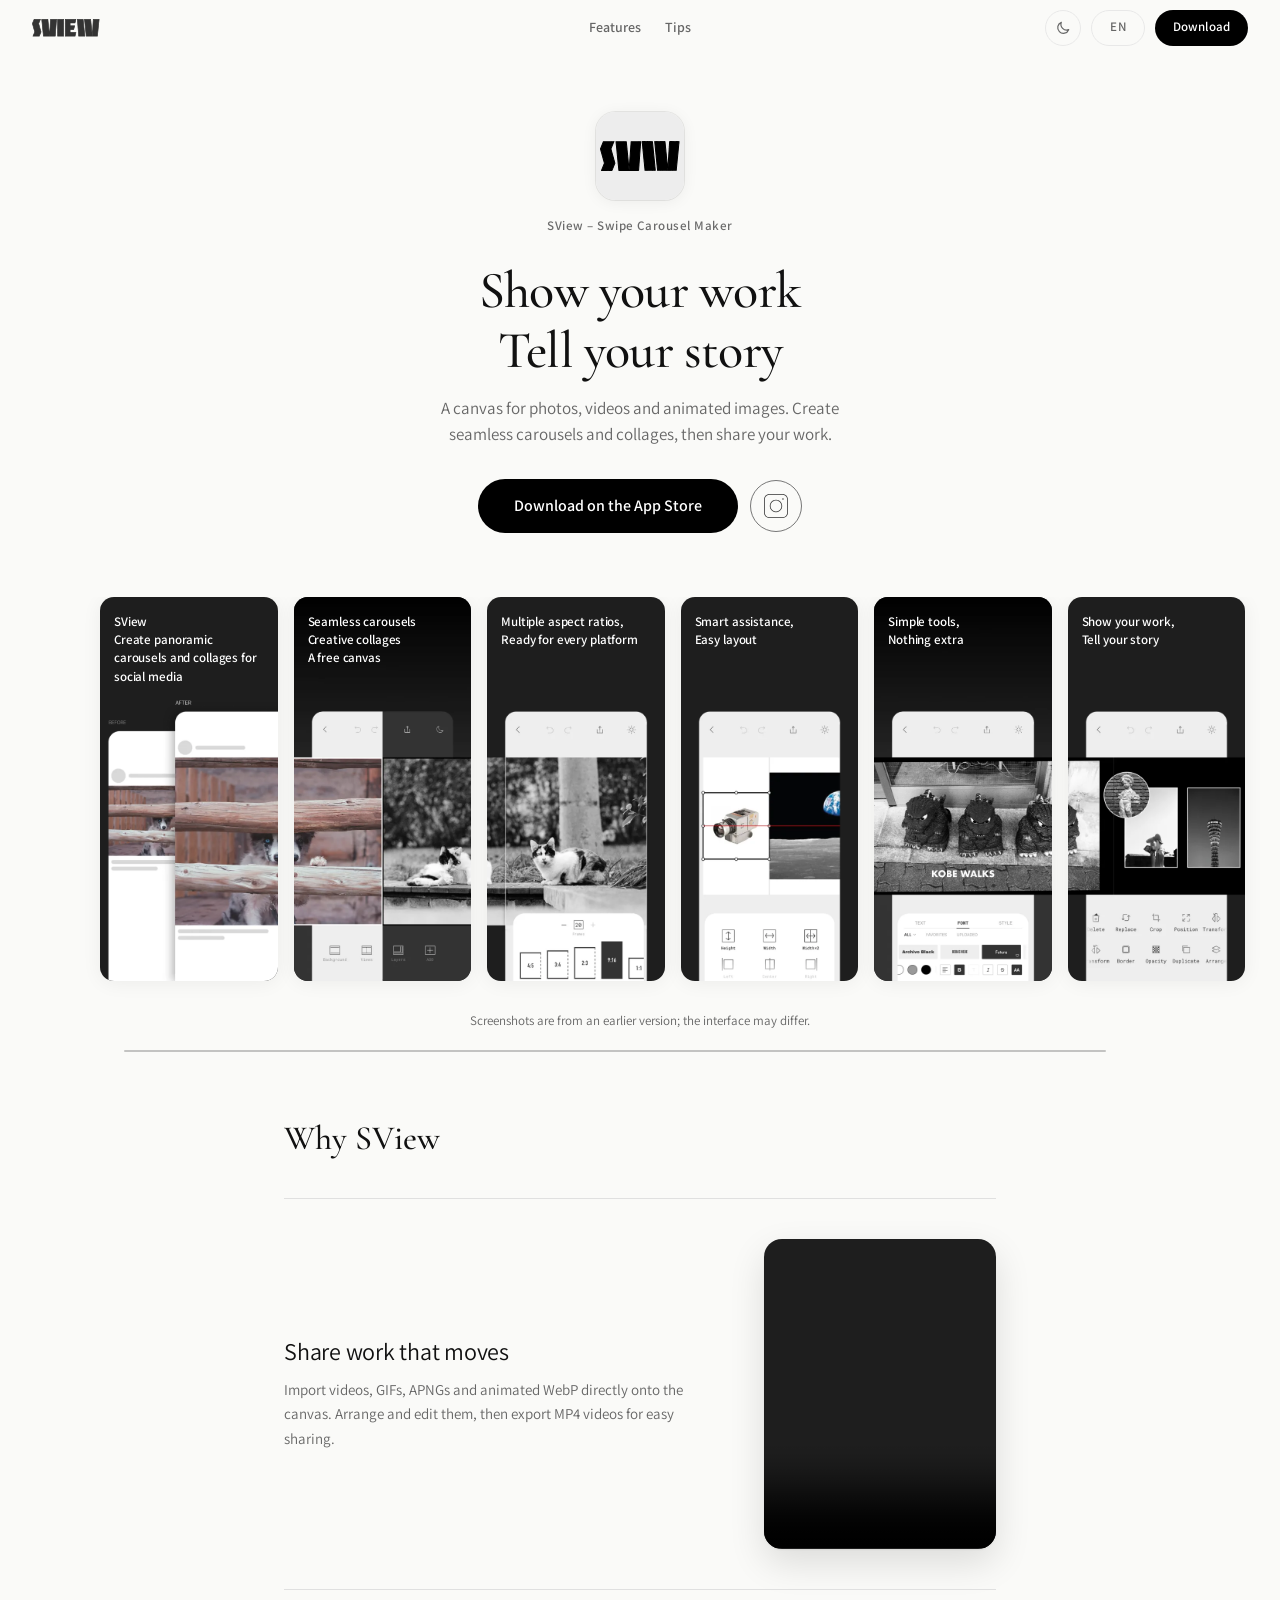
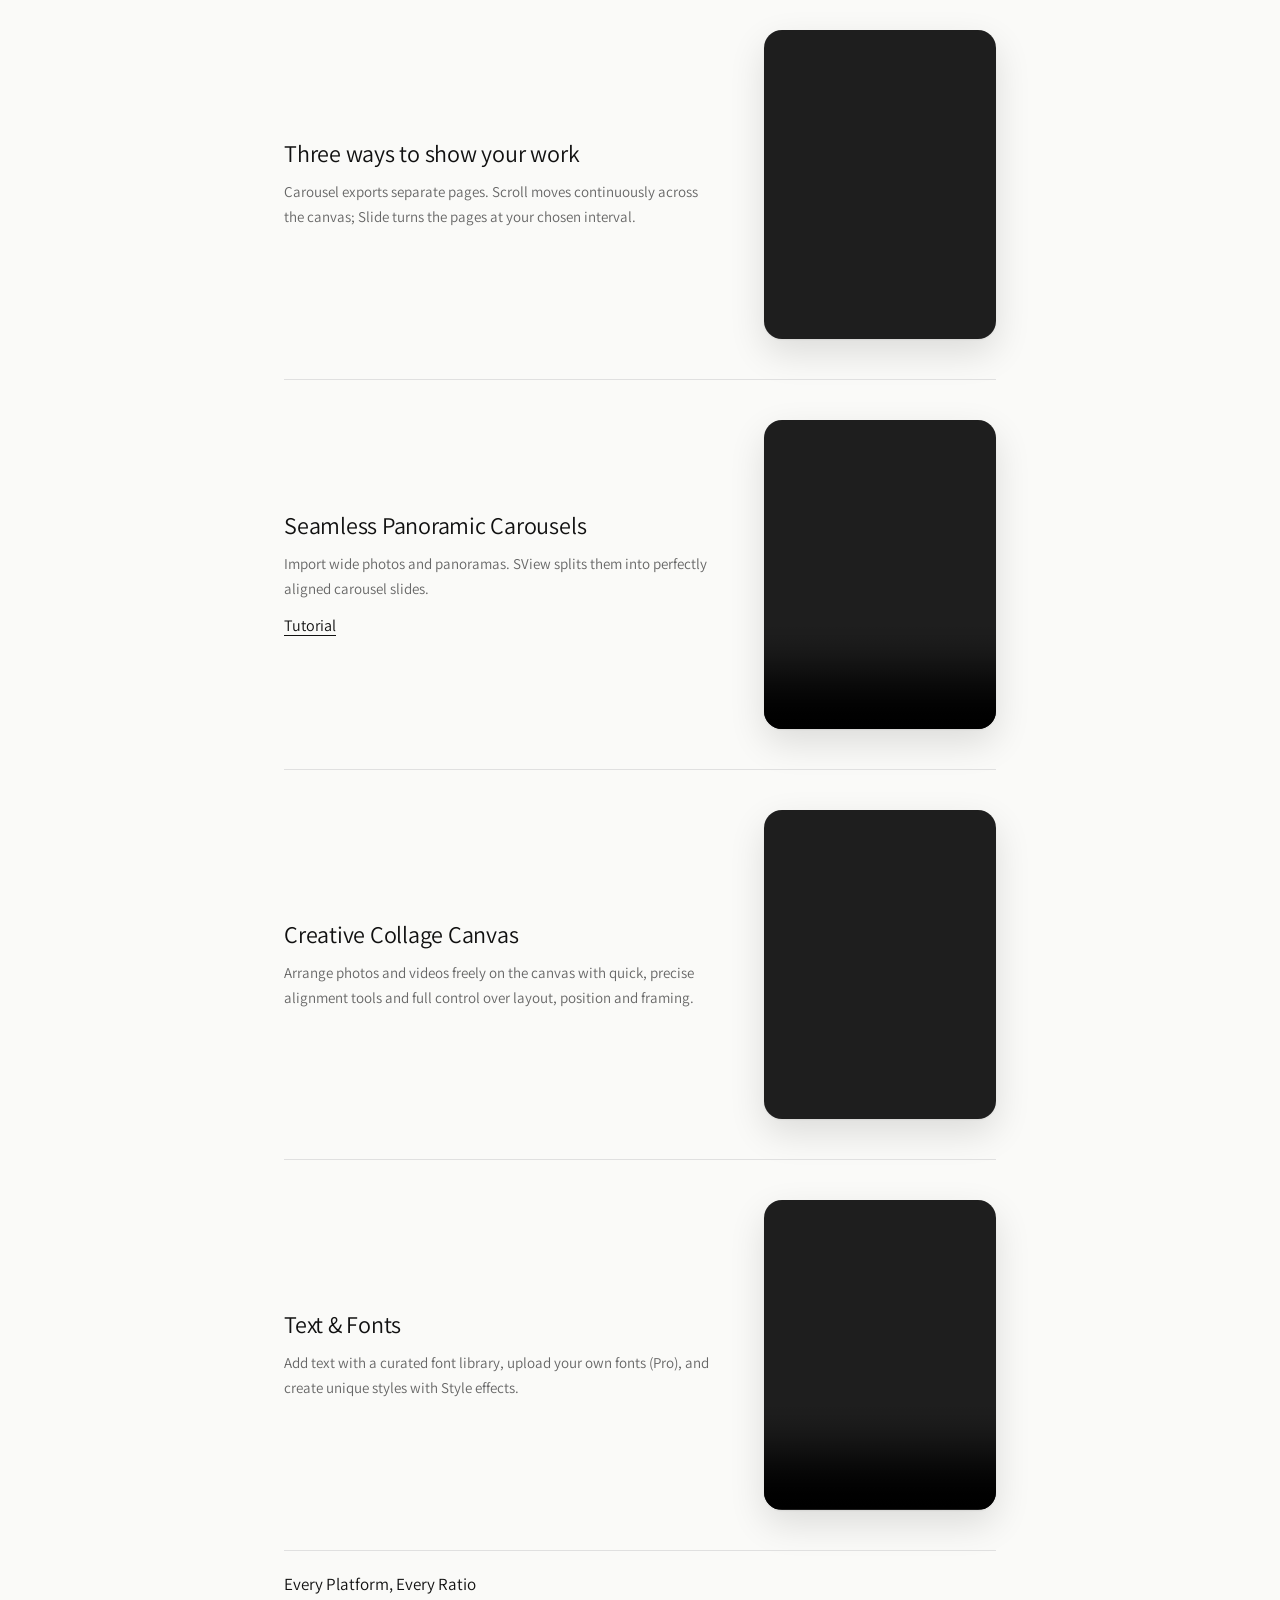
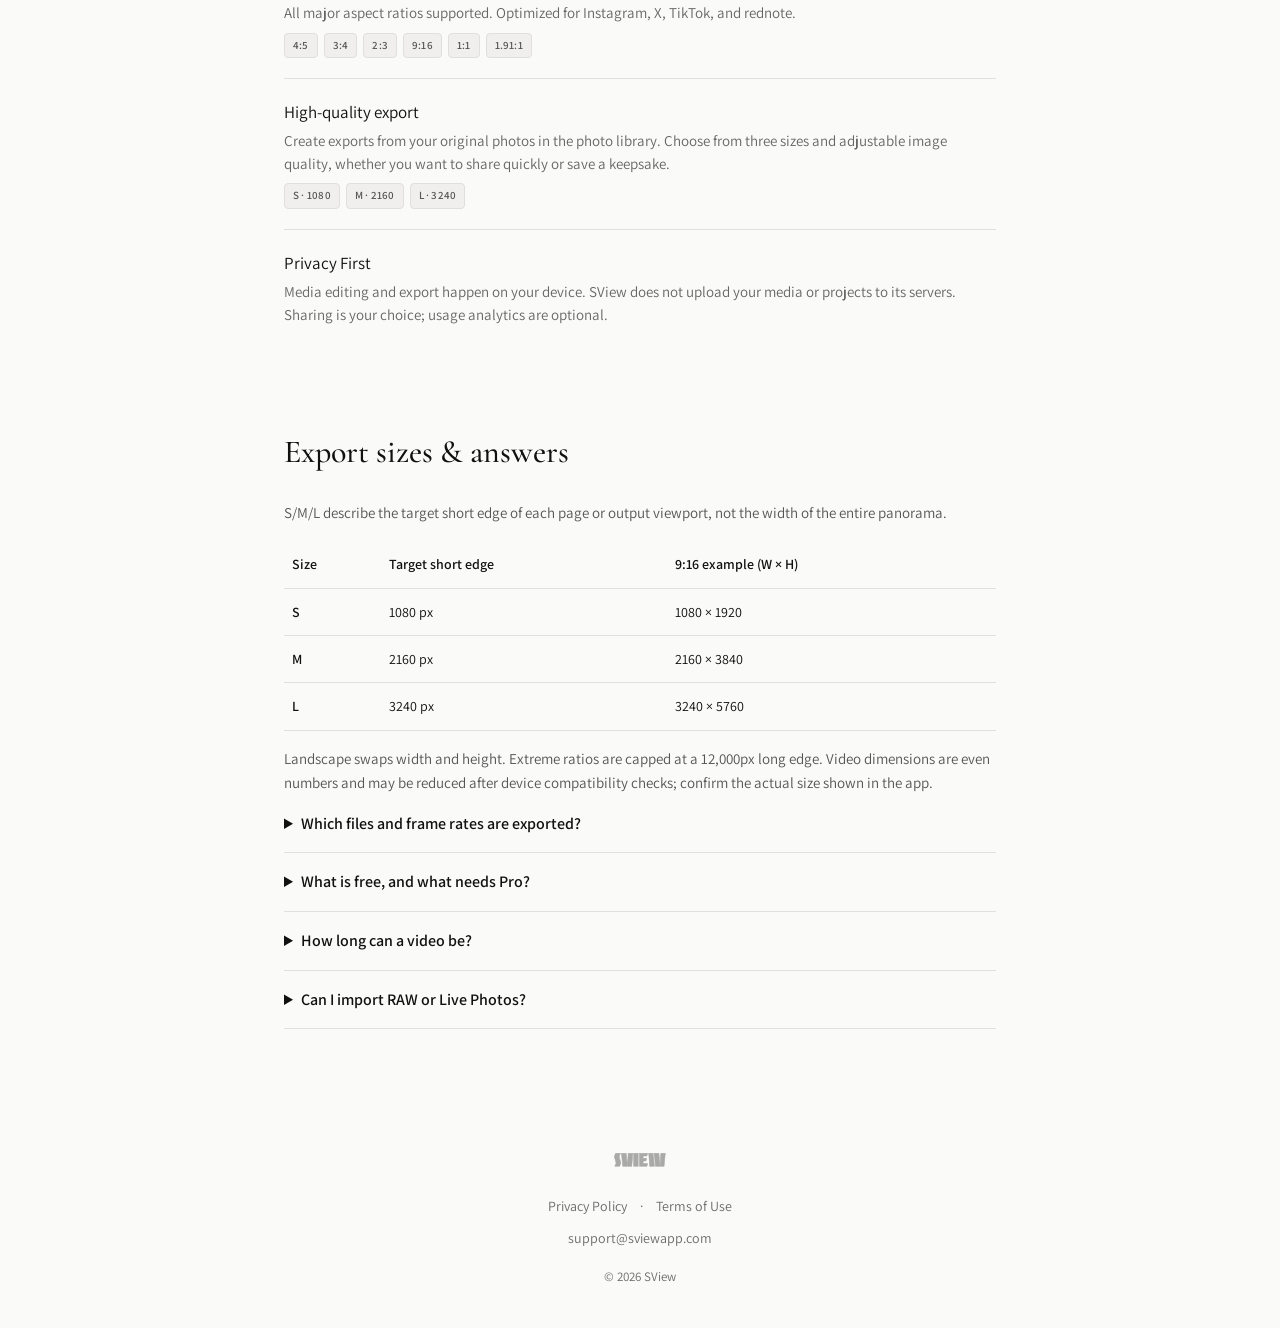
<file: index.html>
<!DOCTYPE html>
<html lang="en">
<head>
  <meta charset="UTF-8">
  <meta name="viewport" content="width=device-width, initial-scale=1.0">
  <title>SView — Show your work. Tell your story.</title>
  <link rel="icon" type="image/svg+xml" href="assets/favicon.svg">
  <link rel="icon" type="image/png" href="favicon.png">
  <link rel="apple-touch-icon" href="assets/apple-touch-icon.png">
  <meta name="description" content="A canvas for photos, videos and animated images. Create seamless carousels and collages, then share your work.">
  <link rel="canonical" href="https://sviewapp.com/">
  <meta property="og:title" content="SView — Swipe Carousel Maker">
  <meta property="og:description" content="A canvas for photos, videos and animated images. Create seamless carousels and collages, then share your work.">
  <meta property="og:image" content="https://sviewapp.com/assets/iphone/1.png">
  <meta property="og:url" content="https://sviewapp.com">
  <meta name="twitter:card" content="summary_large_image">
  <link rel="preconnect" href="https://fonts.googleapis.com">
  <link rel="preconnect" href="https://fonts.gstatic.com" crossorigin>
  <link href="https://fonts.googleapis.com/css2?family=Assistant:wght@400;600;700&family=Cormorant+Garamond:wght@500&display=swap" rel="stylesheet">
  <meta name="color-scheme" content="light dark">
  <meta name="theme-color" content="#fafaf8" media="(prefers-color-scheme: light)">
  <meta name="theme-color" content="#111110" media="(prefers-color-scheme: dark)">
  <script>
    // Theme: stored manual choice wins; otherwise follow the device appearance setting.
    (function() {
      var t = null;
      try { t = localStorage.getItem('sview-theme'); } catch (e) {}
      if (t === 'light' || t === 'dark') document.documentElement.setAttribute('data-theme', t);
    })();
  </script>
  <link rel="stylesheet" href="assets/site.css">
  <script defer src="assets/site.js"></script>
  <style>
    .nav-sections {
      position: absolute; left: 50%; top: 50%; transform: translate(-50%, -50%);
      display: flex; align-items: center; gap: 24px;
    }
    .nav-sections a { display: inline-flex; align-items: center; min-height: 40px; white-space: nowrap; }
    .nav-disclosure > summary { display: none; }
    #features { scroll-margin-top: 72px; }

    /* ===== HERO ===== */
    .hero { text-align: center; padding: 56px 24px 0; }

    .hero-icon {
      width: 88px; height: 88px; border-radius: 22%; margin: 0 auto 16px;
      overflow: hidden;
      box-shadow: 0 0 0 1px rgba(0,0,0,0.08), 0 2px 16px rgba(0,0,0,0.06);
    }
    .hero-icon {
      display: grid; place-items: center;
      background: url("assets/brand/appLogoBackground.svg") center / cover no-repeat;
    }
    .hero-icon img { display: block; width: 92%; height: auto; }

    .hero-app-title {
      font-size: 13px;
      font-weight: 600;
      color: var(--color-text-muted);
      letter-spacing: 0.04em;
      margin-bottom: 24px;
    }

    .hero-tagline {
      font-family: var(--font-serif);
      font-size: clamp(34px, 6vw, 52px);
      font-weight: 500; line-height: 1.15; letter-spacing: -0.015em;
      color: var(--color-text); margin-bottom: 16px;
    }

    .hero-subtitle {
      font-size: 17px; color: var(--color-text-secondary);
      max-width: 460px; margin: 0 auto 32px; line-height: 1.5;
    }

    .hero-actions { display: flex; justify-content: center; align-items: center; flex-wrap: wrap; gap: 12px; padding: 0 20px; }
    .hero-instagram { display: inline-flex; align-items: center; justify-content: center; width: 52px; height: 52px; flex-shrink: 0; padding: 13px; border: 1px solid var(--color-outline-btn); border-radius: 100px; color: var(--color-text); font-size: 16px; font-weight: 600; text-decoration: none; transition: background 0.2s; }
    .hero-instagram { position: relative; transition: border-color 0.25s; }
    /* Hover: swap the outline for an Instagram-style gradient ring (border only, no fill). */
    .hero-instagram::before {
      content: ""; position: absolute; inset: -1px; border-radius: inherit; padding: 1.5px;
      background: linear-gradient(45deg, #feda75 0%, #fa7e1e 25%, #d62976 50%, #962fbf 75%, #4f5bd5 100%);
      -webkit-mask: linear-gradient(#000 0 0) content-box, linear-gradient(#000 0 0);
      -webkit-mask-composite: xor;
      mask: linear-gradient(#000 0 0) content-box exclude, linear-gradient(#000 0 0);
      opacity: 0; transition: opacity 0.25s; pointer-events: none;
    }
    .hero-instagram:hover { border-color: transparent; }
    .hero-instagram:hover::before { opacity: 1; }
    .hero-instagram img { filter: var(--logo-filter); }
    /* ===== GALLERY ===== */
    .gallery {
      margin-top: 64px;
      margin-left: -24px; margin-right: -24px; /* full-bleed: cancel the hero side padding */
      overflow-x: auto; overflow-y: hidden;
      scrollbar-width: none; -webkit-overflow-scrolling: touch;
      scroll-snap-type: x proximity;
      padding-bottom: 20px;
      cursor: grab;
    }
    .gallery.dragging { cursor: grabbing; scroll-snap-type: none; }
    .gallery::-webkit-scrollbar { display: none; }
    .gallery-scrollbar-wrap {
      height: 2px;
      margin: 8px max(24px, calc((100vw - 1080px) / 2)) 60px;
      background: transparent;
      position: relative;
    }
    .gallery-scrollbar-thumb {
      position: absolute; top: 0; left: 0;
      height: 2px; width: 60px;
      background: transparent;
      border-radius: 1px;
      transition: background 0.4s, left 0.05s linear;
    }
    .gallery.scrolling ~ .gallery-scrollbar-wrap .gallery-scrollbar-thumb { background: var(--color-scroll-thumb); }

    .gallery-track {
      display: flex; gap: 16px; width: max-content;
      padding: 0 max(24px, calc((100vw - 1080px) / 2));
    }

    .gallery-item {
      position: relative;
      flex-shrink: 0;
      scroll-snap-align: center;
      border-radius: 14px;
      overflow: hidden;
      background: #1e1e1e;
      box-shadow: 0 0 0 1px var(--gallery-ring), 0 2px 20px rgba(0,0,0,0.06);
    }
    .gallery-item img {
      height: 384px;
      width: auto;
      display: block;
    }

    /* Text overlay on top of each preview card */
    .gallery-overlay {
      position: absolute;
      top: 0; left: 0; right: 0;
      padding: 16px 14px 18px;
      pointer-events: none;
    }
    .gallery-overlay p {
      font-size: 13px;
      font-weight: 600;
      color: #fff;
      line-height: 1.4;
      letter-spacing: -0.01em;
      text-align: left;
    }

    /* ===== FEATURES ===== */
    html:not(:lang(en)) .feature-guide { display: none; }
    .feature-guide { display: inline-block; margin-top: 12px; color: var(--color-text); text-underline-offset: 4px; }
    .features {
      max-width: 760px; margin: 0 auto; padding: 0 24px 80px;
    }
    .features-heading {
      font-family: var(--font-serif); font-size: 34px; font-weight: 500;
      color: var(--color-text); margin-bottom: 32px;
    }
    .feature-item {
      border-top: 1px solid var(--color-rule); padding: 20px 0;
    }
    .feature-item:last-child { border-bottom: none; }
    .feature-title {
      font-family: var(--font-heading); font-size: 17px; font-weight: 400; color: var(--color-text); margin-bottom: 4px;
    }
    .feature-desc {
      font-size: 15px; color: var(--color-text-secondary); line-height: 1.5;
    }

    /* Demo videos inside feature items */
    .feature-item.has-media {
      display: grid; grid-template-columns: minmax(0, 1fr) 232px;
      column-gap: 48px; align-items: center;
      padding: 40px 0;
    }
    .has-media .feature-title {
      font-family: var(--font-heading); font-size: 24px; font-weight: 400;
      line-height: 1.25; letter-spacing: -0.01em; margin-bottom: 12px;
      text-wrap: balance;
    }
    .has-media .feature-desc { font-size: 15px; line-height: 1.65; max-width: 30em; }
    .feature-media {
      width: 100%;
      aspect-ratio: 3 / 4; border-radius: 18px; overflow: hidden;
      background: #1e1e1e;
      box-shadow: 0 0 0 1px var(--gallery-ring), var(--media-shadow);
    }
    .feature-video { display: block; width: 100%; height: 100%; object-fit: cover; }

    /* Badges row for ratio/resolution features */
    .feature-badges {
      display: flex; flex-wrap: wrap; gap: 6px; margin-top: 8px;
    }
    .badge-tag {
      display: inline-flex; align-items: center; justify-content: center;
      padding: 3px 8px; border-radius: 4px;
      font-size: 11px; font-weight: 600; letter-spacing: 0.02em;
      background: var(--color-badge-bg); color: var(--color-badge-text);
      border: 1px solid var(--color-badge-border);
      white-space: nowrap;
    }
    .badge-tag.accent {
      background: var(--color-text); color: var(--color-bg); border-color: var(--color-text);
    }
    .gallery-note { color: var(--color-note); font-size: 13px; margin: 10px 24px 18px; }
    .specs { max-width: 760px; margin: 0 auto; padding: 0 24px 64px; }
    .specs h2 { scroll-margin-top: 80px; font-family: var(--font-serif); font-size: 32px; font-weight: 500; margin-bottom: 24px; }
    .specs h3 { font-size: 16px; margin: 24px 0 8px; }
    .specs p { color: var(--color-body-secondary); font-size: 15px; }
    .specs table { width: 100%; border-collapse: collapse; margin: 16px 0; font-size: 14px; }
    .specs th, .specs td { padding: 12px 8px; text-align: left; border-bottom: 1px solid var(--color-rule); }
    .specs th { font-weight: 600; }
    .specs summary { cursor: pointer; padding: 16px 0; font-weight: 600; }
    .specs details { border-bottom: 1px solid var(--color-rule); }
    .specs details p { padding-bottom: 18px; }
    .lang-option { min-height: 44px; }
    @media (max-width: 400px) { .specs h2 { font-size: 24px; } .specs th, .specs td { padding: 10px 4px; font-size: 12px; } }

    /* ===== WECHAT GUIDE ===== */
    .wechat-guide {
      display: none;
      position: fixed; top: 12px; right: 12px;
      z-index: 9999;
      background: rgba(0,0,0,0.75); color: #fff;
      border-radius: 12px;
      padding: 14px 18px;
      box-shadow: 0 4px 24px rgba(0,0,0,0.25);
      align-items: center; gap: 10px;
    }
    .wechat-guide.show { display: flex; }
    .wechat-guide-arrow {
      width: 20px; height: 20px; flex-shrink: 0;
      animation: wechat-bounce 1.2s ease-in-out infinite;
    }
    @keyframes wechat-bounce {
      0%, 100% { transform: translateY(0); }
      50% { transform: translateY(-4px); }
    }
    .wechat-guide-text {
      font-size: 14px; font-weight: 500; line-height: 1.5;
    }

    /* ===== SCROLL ANIMATIONS ===== */
    .fade-in {
      opacity: 0; transform: translateY(18px);
      transition: opacity 0.6s cubic-bezier(0.25,0.1,0.25,1),
                  transform 0.6s cubic-bezier(0.25,0.1,0.25,1);
    }
    .fade-in.visible { opacity: 1; transform: translateY(0); }
    @media (prefers-reduced-motion: reduce) {
      .fade-in { opacity: 1; transform: none; transition: none; }
    }

    /* ===== CJK ===== */
    .lang-cjk .hero-tagline { letter-spacing: 0.04em; }
    .lang-cjk .feature-title, .lang-cjk .feature-desc { line-height: 1.7; }
    .lang-cjk .has-media .feature-title { line-height: 1.35; letter-spacing: 0.02em; }

    /* ===== RESPONSIVE ===== */
    @media (max-width: 720px) {
      .nav-disclosure > summary {
        display: grid; place-items: center; list-style: none; cursor: pointer;
        width: 44px; height: 44px; border-radius: 50%; color: var(--color-text);
      }
      .nav-disclosure > summary::-webkit-details-marker { display: none; }
      .nav-disclosure[open] > summary { background: var(--color-hover); }
      .nav-disclosure .nav-panel {
        position: absolute; top: calc(100% + 4px); right: clamp(12px, 3vw, 24px);
        width: min(216px, calc(100% - 24px)); padding: 6px;
        background: var(--color-surface); border: 1px solid var(--color-border);
        border-radius: 14px; box-shadow: 0 6px 24px var(--color-shadow);
        max-height: calc(100dvh - 64px); overflow-y: auto;
      }
      .nav-sections { position: static; transform: none; align-items: stretch; flex-direction: column; gap: 0; }
      .nav-sections a { min-height: 44px; border-radius: 8px; padding: 0 12px; color: var(--color-text); }
      .nav-sections a:hover { background: var(--color-hover); }
      .home-nav .nav-tools {
        justify-content: space-between; align-items: flex-start; margin-top: 4px; padding: 8px 6px 2px;
        border-top: 1px solid var(--color-border);
      }
      .home-nav .theme-btn, .home-nav .lang-btn { min-width: 44px; height: 44px; }
      .home-nav .lang-selector { text-align: end; }
      .home-nav .lang-dropdown { position: static; margin-top: 4px; box-shadow: none; }
      .home-nav .lang-option { min-height: 44px; }
    }
    @media (max-width: 640px) {
      .hero { padding: 40px 20px 0; }
      .hero-icon { width: 72px; height: 72px; margin-bottom: 14px; }
      .hero-app-title { font-size: 12px; margin-bottom: 20px; }
      .hero-subtitle { font-size: 15px; margin-bottom: 28px; }
      .hero-instagram { width: 44px; height: 44px; padding: 10px; }

      .gallery { margin-top: 48px; margin-left: -20px; margin-right: -20px; padding-bottom: 16px; }
      .gallery-scrollbar-wrap { margin-bottom: 44px; }
      .gallery-track { gap: 12px; padding: 0 20px; }
      .gallery-item img { height: 300px; }
      .gallery-item { border-radius: 12px; }
      .gallery-overlay { padding: 14px 14px; }
      .gallery-overlay p { font-size: 12px; }

      .features { padding: 0 20px 56px; }
      .specs { padding-left: 20px; padding-right: 20px; }
      .features-heading { font-size: 24px; margin-bottom: 24px; }
      .feature-item.has-media { grid-template-columns: minmax(0, 1fr); row-gap: 20px; padding: 28px 0 32px; }
      .has-media .feature-title { font-size: 24px; margin-bottom: 8px; }
      .feature-media { max-width: 300px; border-radius: 16px; }

    }

  </style>
</head>
<body>
<main>

<!-- NAV -->
<nav class="nav home-nav" role="navigation">
  <a href="/" class="nav-logo" aria-label="SView Home">
    <img src="assets/brand/iconLogo_V3.svg" alt="SView">
  </a>
  <div class="nav-right">
    <details class="nav-disclosure" open>
      <summary data-i18n-aria="nav.menu" aria-label="Menu">
        <svg aria-hidden="true" width="20" height="20" viewBox="0 0 24 24" fill="none" stroke="currentColor" stroke-width="1.7" stroke-linecap="round"><path d="M3 6h18M3 12h18M3 18h18"/></svg>
      </summary>
      <div class="nav-panel">
        <div class="nav-sections">
          <a href="#features" data-i18n="nav.features">Features</a>
          <a href="/guides/" data-i18n="nav.tips">Tips</a>
        </div>
        <div class="nav-tools">
          <button class="theme-btn" id="themeBtn" type="button" data-i18n-aria="nav.theme" aria-label="Toggle dark mode">
            <svg class="icon-moon" viewBox="0 0 24 24" fill="none" stroke="currentColor" stroke-width="1.8" stroke-linecap="round" stroke-linejoin="round" aria-hidden="true"><path d="M20.5 14.5A8.5 8.5 0 0 1 9.5 3.5a8.5 8.5 0 1 0 11 11z"/></svg>
            <svg class="icon-sun" viewBox="0 0 24 24" fill="none" stroke="currentColor" stroke-width="1.8" stroke-linecap="round" aria-hidden="true"><circle cx="12" cy="12" r="4"/><path d="M12 2.5v2M12 19.5v2M4.6 4.6l1.4 1.4M18 18l1.4 1.4M2.5 12h2M19.5 12h2M4.6 19.4L6 18M18 6l1.4-1.4"/></svg>
          </button>
          <div class="lang-selector">
            <button class="lang-btn" id="langBtn" aria-haspopup="true" aria-expanded="false">EN</button>
            <div class="lang-dropdown" id="langDropdown" role="menu">
              <button class="lang-option active" data-lang="en" role="menuitem">English</button>
              <button class="lang-option" data-lang="zh" role="menuitem">简体中文</button>
              <button class="lang-option" data-lang="zh-Hant" role="menuitem">繁體中文</button>
              <button class="lang-option" data-lang="ja" role="menuitem">日本語</button>
              <button class="lang-option" data-lang="ko" role="menuitem">한국어</button>
              <button class="lang-option" data-lang="es" role="menuitem">Español</button>
            </div>
          </div>
        </div>
      </div>
    </details>
    <a class="nav-download" href="https://apps.apple.com/us/app/sview-swipe-carousel-maker/id6759950270" data-store-download target="_blank" rel="noopener noreferrer" data-i18n="nav.download">Download</a>
  </div>
</nav>

<!-- HERO -->
<section class="hero">
  <div class="hero-icon fade-in">
    <img src="assets/brand/appLogoIcon_V3.svg" alt="" width="79" height="29">
  </div>
  <div class="hero-app-title fade-in">SView &ndash; Swipe Carousel Maker</div>
  <h1 class="hero-tagline fade-in" data-i18n="hero.tagline">Show your work<br>Tell your story</h1>
  <p class="hero-subtitle fade-in" data-i18n="hero.subtitle">A canvas for photos, videos and animated images. Create seamless carousels and collages, then share your work.</p>
  <div class="hero-actions fade-in">
  <a class="hero-cta" href="https://apps.apple.com/us/app/sview-swipe-carousel-maker/id6759950270" data-store-download target="_blank" rel="noopener noreferrer"><span data-i18n="hero.cta">Download on the App Store</span></a>
    <a class="hero-instagram" href="https://www.instagram.com/sview.app/" target="_blank" rel="noopener noreferrer" data-i18n-aria="hero.instagram" aria-label="Follow on Instagram"><img src="assets/brand/instagram.svg" alt="" width="24" height="24"></a>
  </div>
  <!-- GALLERY -->
  <div class="gallery fade-in" id="gallery" role="region" aria-label="App screenshots" tabindex="0">
    <div class="gallery-track">
      <div class="gallery-item">
        <picture><source srcset="assets/iphone/1.webp" type="image/webp"><img src="assets/iphone/1.png" alt="" loading="eager"></picture>
        <div class="gallery-overlay"><p data-i18n="preview.1">SView<br>Create panoramic carousels and collages for social media</p></div>
      </div>
      <div class="gallery-item">
        <picture><source srcset="assets/iphone/2.webp" type="image/webp"><img src="assets/iphone/2.png" alt="" loading="eager"></picture>
        <div class="gallery-overlay"><p data-i18n="preview.2">Seamless carousels<br>Creative collages<br>A free canvas</p></div>
      </div>
      <div class="gallery-item">
        <picture><source srcset="assets/iphone/3.webp" type="image/webp"><img src="assets/iphone/3.png" alt="" loading="lazy"></picture>
        <div class="gallery-overlay"><p data-i18n="preview.3">Multiple aspect ratios,<br>Ready for every platform</p></div>
      </div>
      <div class="gallery-item">
        <picture><source srcset="assets/iphone/4.webp" type="image/webp"><img src="assets/iphone/4.png" alt="" loading="lazy"></picture>
        <div class="gallery-overlay"><p data-i18n="preview.4">Smart assistance,<br>Easy layout</p></div>
      </div>
      <div class="gallery-item">
        <picture><source srcset="assets/iphone/6.webp" type="image/webp"><img src="assets/iphone/6.png" alt="" loading="lazy"></picture>
        <div class="gallery-overlay"><p data-i18n="preview.6">Simple tools,<br>Nothing extra</p></div>
      </div>
      <div class="gallery-item">
        <picture><source srcset="assets/iphone/7.webp" type="image/webp"><img src="assets/iphone/7.png" alt="" loading="lazy"></picture>
        <div class="gallery-overlay"><p data-i18n="preview.7">Show your work,<br>Tell your story</p></div>
      </div>
    </div>
  </div>
  <p class="gallery-note" data-i18n="gallery.note">Screenshots are from an earlier version; the interface may differ.</p>
  <div class="gallery-scrollbar-wrap"><div class="gallery-scrollbar-thumb" id="gallery-thumb"></div></div>
</section>

<!-- FEATURES -->
<section class="features" id="features">
  <h2 class="features-heading fade-in" data-i18n="features.heading">Why SView</h2>
<div class="feature-item has-media fade-in"><div class="feature-text"><div class="feature-title" data-i18n="features.video.title">Share work that moves</div><div class="feature-desc" data-i18n="features.video.desc">Import videos, GIFs, APNGs and animated WebP directly onto the canvas. Arrange and edit them, then export MP4 videos for easy sharing.</div></div><div class="feature-media"><video class="feature-video" muted loop playsinline preload="none" width="720" height="960" poster="https://cdn.sviewapp.com/whats-new/v1.3.3/video-0167cb3b3b22.jpg" data-i18n-aria="features.video.title" aria-label=""><source src="https://cdn.sviewapp.com/whats-new/v1.3.3/video-be27b29509f9.mp4" type="video/mp4"></video></div></div>
<div class="feature-item has-media fade-in"><div class="feature-text"><div class="feature-title" data-i18n="features.modes.title">Three ways to show your work</div><div class="feature-desc" data-i18n="features.modes.desc">Carousel exports separate pages. Scroll moves continuously across the canvas; Slide turns the pages at your chosen interval.</div></div><div class="feature-media"><video class="feature-video" muted loop playsinline preload="none" width="720" height="960" poster="https://cdn.sviewapp.com/whats-new/v1.3.3/modes-915db958e412.jpg" data-i18n-aria="features.modes.title" aria-label=""><source src="https://cdn.sviewapp.com/whats-new/v1.3.3/modes-e336a87de736.mp4" type="video/mp4"></video></div></div>


  <div class="feature-item has-media fade-in">
    <div class="feature-text">
      <div class="feature-title" data-i18n="features.carousel.title">Seamless Panoramic Carousels</div>
      <div class="feature-desc" data-i18n="features.carousel.desc">Import wide photos and panoramas. SView splits them into perfectly aligned carousel slides.</div>
      <a class="feature-guide" href="/guides/split-one-photo-across-two-carousel-slides/" aria-label="Tutorial: split one photo across two slides">Tutorial</a>
    </div>
    <div class="feature-media"><video class="feature-video" muted loop playsinline preload="none" width="720" height="960" poster="https://cdn.sviewapp.com/site/features/carousel-a14b90b6622d.jpg" data-i18n-aria="features.carousel.title" aria-label=""><source src="https://cdn.sviewapp.com/site/features/carousel-4ffb2cb71472.mp4" type="video/mp4"></video></div>
  </div>

  <div class="feature-item has-media fade-in">
    <div class="feature-text">
      <div class="feature-title" data-i18n="features.collage.title">Creative Collage Canvas</div>
      <div class="feature-desc" data-i18n="features.collage.desc">Arrange photos and videos freely on the canvas with quick, precise alignment tools and full control over layout, position and framing.</div>
    </div>
    <div class="feature-media"><video class="feature-video" muted loop playsinline preload="none" width="720" height="960" poster="https://cdn.sviewapp.com/site/features/collage-2f91ef24ace8.jpg" data-i18n-aria="features.collage.title" aria-label=""><source src="https://cdn.sviewapp.com/site/features/collage-2ac066d4dffe.mp4" type="video/mp4"></video></div>
  </div>

  <div class="feature-item has-media fade-in">
    <div class="feature-text">
      <div class="feature-title" data-i18n="features.text.title">Text &amp; Fonts</div>
      <div class="feature-desc" data-i18n="features.text.desc">Add text with a curated font library, upload your own fonts (Pro), and create unique styles with Style effects.</div>
    </div>
    <div class="feature-media"><video class="feature-video" muted loop playsinline preload="none" width="720" height="960" poster="https://cdn.sviewapp.com/site/features/text-8a575803b11d.jpg" data-i18n-aria="features.text.title" aria-label=""><source src="https://cdn.sviewapp.com/site/features/text-76a097d6f494.mp4" type="video/mp4"></video></div>
  </div>

  <div class="feature-item fade-in">
    <div class="feature-title" data-i18n="features.ratio.title">Every Platform, Every Ratio</div>
    <div class="feature-desc" data-i18n="features.ratio.desc">All major aspect ratios supported. Optimized for Instagram, X, TikTok, and rednote.</div>
    <div class="feature-badges">
      <span class="badge-tag">4:5</span>
      <span class="badge-tag">3:4</span>
      <span class="badge-tag">2:3</span>
      <span class="badge-tag">9:16</span>
      <span class="badge-tag">1:1</span>
      <span class="badge-tag">1.91:1</span>
    </div>
  </div>

  <div class="feature-item fade-in">
    <div class="feature-title" data-i18n="features.export.title">High-quality export</div>
    <div class="feature-desc" data-i18n="features.export.desc">Create exports from your original photos in the photo library. Choose from three sizes and adjustable image quality, whether you want to share quickly or save a keepsake.</div>
    <div class="feature-badges">
      <span class="badge-tag">S · 1080</span><span class="badge-tag">M · 2160</span><span class="badge-tag">L · 3240</span>
    </div>
  </div>

  <div class="feature-item fade-in">
    <div class="feature-title" data-i18n="features.privacy.title">Privacy First</div>
    <div class="feature-desc" data-i18n="features.privacy.desc">Media editing and export happen on your device. SView does not upload your media or projects to its servers. Sharing is your choice; usage analytics are optional.</div>
  </div>
</section>

<section class="specs" aria-labelledby="specs-title">
<h2 id="specs-title" data-i18n="specs.title">Export sizes &amp; answers</h2><p data-i18n="specs.edge">S/M/L describe the target short edge of each page or output viewport, not the width of the entire panorama.</p>
<table><thead><tr><th scope="col" data-i18n="specs.preset">Size</th><th scope="col" data-i18n="specs.target">Target short edge</th><th scope="col" data-i18n="specs.example">9:16 example (W × H)</th></tr></thead><tbody><tr><th scope="row">S</th><td>1080 px</td><td>1080 × 1920</td></tr><tr><th scope="row">M</th><td>2160 px</td><td>2160 × 3840</td></tr><tr><th scope="row">L</th><td>3240 px</td><td>3240 × 5760</td></tr></tbody></table><p data-i18n="specs.caveat">Landscape swaps width and height. Extreme ratios are capped at a 12,000px long edge. Video dimensions are even numbers and may be reduced after device compatibility checks; confirm the actual size shown in the app.</p><details><summary data-i18n="faq.formats.q">Which files and frame rates are exported?</summary><p data-i18n="faq.formats.a">Static Carousel pages use JPEG (80%, 95% or 100%) or HEIC (85%, with JPEG fallback if encoding fails). Pages with visible moving media use MP4 at 24, 30 or 60 fps. Scroll and Slide create one MP4 at a fixed 60 fps. S/M prefer H.264 and L prefers HEVC; the app checks a compatible codec and size on your device. Audio follows unmuted video clips; animated images have no audio.</p></details><details><summary data-i18n="faq.free.q">What is free, and what needs Pro?</summary><p data-i18n="faq.free.a">Video and animated-image import and editing, Carousel mode, all S/M/L sizes and image formats are free. The free tier includes one project. Scroll/Slide export and content using Pro frames, fonts or ratios require Pro; Pro also includes unlimited projects. Current prices and offers are shown before purchase in the app.</p></details><details><summary data-i18n="faq.limits.q">How long can a video be?</summary><p data-i18n="faq.limits.a">There is no product duration cap on the source video. Choose a segment of up to 5 minutes anywhere in it; a dynamic Carousel page is also limited to 5 minutes. Scroll runs for 3.9–30 seconds; Slide uses 1–10 seconds per page. Readability, storage and device resource limits still apply.</p></details><details><summary data-i18n="faq.raw.q">Can I import RAW or Live Photos?</summary><p data-i18n="faq.raw.a">RAW compatibility depends on Apple’s decoder, the camera format and the representation supplied by Photos; support for every RAW file is not guaranteed. Live Photos use their still image. HEICS animation is not supported. GIF, APNG and WebP imports are checked for file size, frame count and decoding limits.</p></details></section>
</main>
<!-- FOOTER -->
<footer>
  <div class="footer-logo"><img src="assets/brand/iconLogo_V3.svg" alt="SView"></div>
  <div class="footer-links">
    <a href="/privacy.html" data-i18n="footer.privacy">Privacy Policy</a>
    <span class="sep">&middot;</span>
    <a href="/terms.html" data-i18n="footer.terms">Terms of Use</a>
  </div>
  <div class="footer-email"><a href="mailto:support@sviewapp.com">support@sviewapp.com</a></div>
  <div class="footer-copy">&copy; 2026 SView</div>
</footer>

<script>
(function() {
  const T = {
    en: {
      'nav.features': 'Features',
      'nav.menu': 'Menu',
      'nav.tips': 'Tips',
      'nav.download': 'Download',
      'hero.tagline': 'Show your work\nTell your story',
      "hero.subtitle": "A canvas for photos, videos and animated images. Create seamless carousels and collages, then share your work.",
      'hero.cta': 'Download on the App Store',
      'features.heading': 'Why SView',
      'features.carousel.title': 'Seamless Panoramic Carousels',
      'features.carousel.desc': 'Import wide photos and panoramas. SView splits them into perfectly aligned carousel slides.',
      'features.collage.title': 'Creative Collage Canvas',
      "features.collage.desc": "Arrange photos and videos freely on the canvas with quick, precise alignment tools and full control over layout, position and framing.",
      'features.text.title': 'Text & Fonts',
      'features.text.desc': 'Add text with a curated font library, upload your own fonts (Pro), and create unique styles with Style effects.',
      'features.ratio.title': 'Every Platform, Every Ratio',
      'features.ratio.desc': 'All major aspect ratios supported. Optimized for Instagram, X, TikTok, and rednote.',
      "features.export.title": "High-quality export",
      "features.export.desc": "Create exports from your original photos in the photo library. Choose from three sizes and adjustable image quality, whether you want to share quickly or save a keepsake.",
      'features.privacy.title': 'Privacy First',
      "features.privacy.desc": "Media editing and export happen on your device. SView does not upload your media or projects to its servers. Sharing is your choice; usage analytics are optional.",
      'footer.privacy': 'Privacy Policy',
      'footer.terms': 'Terms of Use',
      'preview.1': 'SView\nCreate panoramic carousels and collages for social media',
      'preview.2': 'Seamless carousels\nCreative collages\nA free canvas',
      'preview.3': 'Multiple aspect ratios,\nReady for every platform',
      'preview.4': 'Smart assistance,\nEasy layout',
      'preview.5': 'High-resolution export,\nFast sharing',
      'preview.6': 'Simple tools,\nNothing extra',
      'preview.7': 'Show your work,\nTell your story',
      "features.video.title": "Share work that moves",
      "features.video.desc": "Import videos, GIFs, APNGs and animated WebP directly onto the canvas. Arrange and edit them, then export MP4 videos for easy sharing.",
      "features.modes.title": "Three ways to show your work",
      "features.modes.desc": "Carousel exports separate pages. Scroll moves continuously across the canvas; Slide turns the pages at your chosen interval.",
      "specs.title": "Export sizes & answers",
      "specs.edge": "S/M/L describe the target short edge of each page or output viewport, not the width of the entire panorama.",
      "specs.preset": "Size",
      "specs.target": "Target short edge",
      "specs.example": "9:16 example (W × H)",
      "specs.caveat": "Landscape swaps width and height. Extreme ratios are capped at a 12,000px long edge. Video dimensions are even numbers and may be reduced after device compatibility checks; confirm the actual size shown in the app.",
      "faq.formats.q": "Which files and frame rates are exported?",
      "faq.formats.a": "Static Carousel pages use JPEG (80%, 95% or 100%) or HEIC (85%, with JPEG fallback if encoding fails). Pages with visible moving media use MP4 at 24, 30 or 60 fps. Scroll and Slide create one MP4 at a fixed 60 fps. S/M prefer H.264 and L prefers HEVC; the app checks a compatible codec and size on your device. Audio follows unmuted video clips; animated images have no audio.",
      "faq.free.q": "What is free, and what needs Pro?",
      "faq.free.a": "Video and animated-image import and editing, Carousel mode, all S/M/L sizes and image formats are free. The free tier includes one project. Scroll/Slide export and content using Pro frames, fonts or ratios require Pro; Pro also includes unlimited projects. Current prices and offers are shown before purchase in the app.",
      "faq.limits.q": "How long can a video be?",
      "faq.limits.a": "There is no product duration cap on the source video. Choose a segment of up to 5 minutes anywhere in it; a dynamic Carousel page is also limited to 5 minutes. Scroll runs for 3.9–30 seconds; Slide uses 1–10 seconds per page. Readability, storage and device resource limits still apply.",
      "faq.raw.q": "Can I import RAW or Live Photos?",
      "faq.raw.a": "RAW compatibility depends on Apple’s decoder, the camera format and the representation supplied by Photos; support for every RAW file is not guaranteed. Live Photos use their still image. HEICS animation is not supported. GIF, APNG and WebP imports are checked for file size, frame count and decoding limits.",
      "gallery.note": "Screenshots are from an earlier version; the interface may differ.",
      "hero.instagram": "Follow on Instagram",
      "nav.theme": "Toggle dark mode",
    },
    zh: {
      'nav.features': '功能',
      'nav.tips': '使用技巧',
      'nav.menu': '菜单',
      'nav.download': '下载',
      'hero.tagline': '展示你的作品\n讲述你的故事',
      "hero.subtitle": "用自由画布排版照片、视频与动图，制作无缝轮播和创意拼贴，分享你的作品。",
      'hero.cta': '从苹果商店下载',
      'features.heading': '主要功能',
      'features.carousel.title': '无缝全景轮播',
      'features.carousel.desc': '导入宽幅照片和全景图，SView 将其分割为完美对齐的轮播卡片。',
      'features.collage.title': '创意拼贴画布',
      "features.collage.desc": "利用便捷精确的对齐功能，在画布上自由排版照片和视频，轻松掌控布局、位置与构图。",
      'features.text.title': '文字与字体',
      'features.text.desc': '添加文字，从精选字库挑选或上传自己的字体（Pro），用 Style 效果创造独特风格。',
      'features.ratio.title': '全平台，全比例',
      'features.ratio.desc': '支持所有主流比例，适配 Instagram、X、抖音、小红书。',
      "features.export.title": "高画质导出",
      "features.export.desc": "从相册原图生成导出文件，提供三档尺寸与可选画质，快速分享或保存留念皆可。",
      'features.privacy.title': '隐私优先',
      "features.privacy.desc": "媒体编辑与导出在设备内完成，SView 不将媒体或项目上传到自己的服务器。分享由你主动选择，使用统计可自由开关。",
      'footer.privacy': '隐私政策',
      'footer.terms': '使用条款',
      'preview.1': 'SView\n为社交媒体创建全景轮播和拼贴',
      'preview.2': '无缝轮播\n创意拼贴\n自由画布',
      'preview.3': '多种宽高比，\n适配每个平台',
      'preview.4': '智能辅助，\n轻松排版',
      'preview.5': '高分辨率导出，\n快速分享',
      'preview.6': '简洁工具，\n恰到好处',
      'preview.7': '展示你的作品，\n讲述你的故事',
      "features.video.title": "分享动态作品",
      "features.video.desc": "支持视频和 GIF／APNG／动态 WebP 导入画布，直接排版编辑，输出为 MP4 视频，轻松分享。",
      "features.modes.title": "三种方式，展示作品",
      "features.modes.desc": "轮播分页输出；画廊连续滑过整个画布；幻灯片按所选间隔翻页。",
      "specs.title": "导出规格与常见问题",
      "specs.edge": "S／M／L 表示每页或输出视窗的目标短边，并非整幅全景画布的总宽度。",
      "specs.preset": "尺寸",
      "specs.target": "目标短边",
      "specs.example": "9:16 示例（宽 × 高）",
      "specs.caveat": "横向比例交换宽高。极端比例的长边上限为 12,000px。视频宽高取偶数，并可能按设备兼容检查缩小；以 App 显示的实际尺寸为准。",
      "faq.formats.q": "导出哪些格式和帧率？",
      "faq.formats.a": "轮播静态页可选 JPEG（80%、95%、100%）或 HEIC（85%，编码失败时回退 JPEG）；有可见动态素材的页输出 MP4，可选 24／30／60 fps。画廊、幻灯片输出单个 MP4，固定 60 fps。S／M 优先 H.264，L 优先 HEVC，App 会在设备上检查兼容编码与尺寸。声音来自未静音的视频片段，动图本身没有音轨。",
      "faq.free.q": "哪些免费，哪些需要 Pro？",
      "faq.free.a": "视频和动图导入、编辑、轮播模式、全部 S／M／L 尺寸及图片格式免费，免费版可创建 1 个项目。画廊／幻灯片正式导出及使用 Pro 边框、字体、比例的内容需要 Pro；Pro 还包括无限项目。价格及优惠以 App 购买前显示为准。",
      "faq.limits.q": "视频有时长限制吗？",
      "faq.limits.a": "原视频不设产品时长上限，可在全片任意位置选取最长 5 分钟的片段；动态轮播单页同样最长 5 分钟。画廊时长为 3.9–30 秒，幻灯片每页间隔为 1–10 秒。仍受文件可读取性、存储空间及设备资源限制。",
      "faq.raw.q": "支持 RAW 和 Live Photo 吗？",
      "faq.raw.a": "RAW 兼容性取决于 Apple 解码能力、相机格式及相册交付的表示，不保证支持所有 RAW 文件。Live Photo 使用静照片，不支持 HEICS 动画。GIF、APNG、WebP 导入有文件大小、帧数与解码资源限制。",
      "gallery.note": "截图来自较早版本，实际界面可能有所不同。",
      "hero.instagram": "关注 Instagram",
      "nav.theme": "切换深色模式",
    },
    'zh-Hant': {
      'nav.menu': '選單',
      'nav.features': '功能',
      'nav.tips': '使用技巧',
      'nav.download': '下載',
      'hero.tagline': '展示你的作品\n講述你的故事',
      "hero.subtitle": "用自由畫布編排照片、影片與動圖，製作無縫輪播和創意拼貼，分享你的作品。",
      'hero.cta': '從 App Store 下載',
      'features.heading': '主要功能',
      'features.carousel.title': '無縫全景輪播',
      'features.carousel.desc': '匯入寬幅照片和全景圖，SView 將其分割為完美對齊的輪播卡片。',
      'features.collage.title': '創意拼貼畫布',
      "features.collage.desc": "利用便捷精準的對齊功能，在畫布上自由編排照片與影片，輕鬆掌握版面、位置與構圖。",
      'features.text.title': '文字與字體',
      'features.text.desc': '新增文字，從精選字庫挑選或上傳自己的字體（Pro），用 Style 效果創造獨特風格。',
      'features.ratio.title': '全平台，全比例',
      'features.ratio.desc': '支援所有主流比例，適配 Instagram、X、TikTok、rednote。',
      "features.export.title": "高畫質匯出",
      "features.export.desc": "從相簿原圖產生匯出檔案，提供三種尺寸與可選畫質，方便快速分享或儲存留念。",
      'features.privacy.title': '隱私優先',
      "features.privacy.desc": "媒體編輯與匯出在裝置內完成，SView 不將媒體或專案上傳至自己的伺服器。分享由你主動選擇，使用統計可自由開關。",
      'footer.privacy': '隱私權政策',
      'footer.terms': '使用條款',
      'preview.1': 'SView\n為社群媒體建立全景輪播和拼貼',
      'preview.2': '無縫輪播\n創意拼貼\n自由畫布',
      'preview.3': '多種寬高比，\n適配每個平台',
      'preview.4': '智慧輔助，\n輕鬆排版',
      'preview.5': '高解析度匯出，\n快速分享',
      'preview.6': '簡潔工具，\n恰到好處',
      'preview.7': '展示你的作品，\n講述你的故事',
      "features.video.title": "分享動態作品",
      "features.video.desc": "支援影片及 GIF／APNG／動態 WebP 匯入畫布，直接編排與編輯，輸出為 MP4 影片，輕鬆分享。",
      "features.modes.title": "三種方式，展示作品",
      "features.modes.desc": "輪播分頁輸出；畫廊連續滑過整個畫布；幻燈片按所選間隔翻頁。",
      "specs.title": "匯出規格與常見問題",
      "specs.edge": "S／M／L 表示每頁或輸出視窗的目標短邊，並非整幅全景畫布的總寬度。",
      "specs.preset": "尺寸",
      "specs.target": "目標短邊",
      "specs.example": "9:16 範例（寬 × 高）",
      "specs.caveat": "橫向比例交換寬高。極端比例的長邊上限為 12,000px。影片寬高取偶數，並可能依裝置相容檢查縮小；以 App 顯示的實際尺寸為準。",
      "faq.formats.q": "匯出哪些格式和影格率？",
      "faq.formats.a": "輪播靜態頁可選 JPEG（80%、95%、100%）或 HEIC（85%，編碼失敗時改用 JPEG）；可見動態素材頁輸出 MP4，可選 24／30／60 fps。畫廊、幻燈片輸出單一 MP4，固定 60 fps。S／M 優先 H.264，L 優先 HEVC；App 會檢查裝置相容編碼與尺寸。聲音來自未靜音的影片片段，動圖沒有音軌。",
      "faq.free.q": "哪些免費，哪些需要 Pro？",
      "faq.free.a": "影片和動圖匯入、編輯、輪播模式、全部 S／M／L 尺寸及圖片格式免費，免費版可建立 1 個專案。畫廊／幻燈片正式匯出及使用 Pro 相框、字體、比例的內容需要 Pro；Pro 亦包含無限專案。價格及優惠以 App 購買前顯示為準。",
      "faq.limits.q": "影片有時間限制嗎？",
      "faq.limits.a": "原影片不設產品時間上限，可在全片任意位置選取最長 5 分鐘的片段；動態輪播單頁同樣最長 5 分鐘。畫廊為 3.9–30 秒，幻燈片每頁間隔為 1–10 秒。仍受檔案可讀性、儲存空間及裝置資源限制。",
      "faq.raw.q": "支援 RAW 和 Live Photo 嗎？",
      "faq.raw.a": "RAW 相容性取決於 Apple 解碼能力、相機格式及相簿交付的表示，不保證支援所有 RAW 檔案。Live Photo 使用靜照片，不支援 HEICS 動畫。GIF、APNG、WebP 匯入有檔案大小、幀數與解碼資源限制。",
      "gallery.note": "截圖來自較早版本，實際介面可能有所不同。",
      "hero.instagram": "追蹤 Instagram",
      "nav.theme": "切換深色模式",
    },
    ja: {
      'nav.features': '機能',
      'nav.menu': 'メニュー',
      'nav.tips': '使い方のヒント',
      'nav.download': 'ダウンロード',
      'hero.tagline': '作品を見せよう\n物語を伝えよう',
      "hero.subtitle": "写真・動画・アニメーション画像を自由にレイアウト。シームレスなカルーセルやコラージュを作って、作品をシェア。",
      'hero.cta': 'App Store からダウンロード',
      'features.heading': '主な機能',
      'features.carousel.title': 'シームレスなパノラマカルーセル',
      'features.carousel.desc': 'ワイド写真やパノラマを取り込み、完璧に並んだカルーセルスライドに分割。',
      'features.collage.title': 'クリエイティブなコラージュキャンバス',
      "features.collage.desc": "手軽で精密な整列機能を使い、写真や動画をキャンバスに自由に配置。レイアウト、位置、フレーミングを思いどおりに調整できます。",
      'features.text.title': 'テキストとフォント',
      'features.text.desc': 'テキストを追加。厳選フォントライブラリから選ぶか自分のフォントをアップロード（Pro）、Style エフェクトで独自のスタイルを。',
      'features.ratio.title': 'すべてのプラットフォーム、すべての比率',
      'features.ratio.desc': '主要なアスペクト比に対応。Instagram、X、TikTok、rednoteに最適化。',
      "features.export.title": "高画質で書き出し",
      "features.export.desc": "写真ライブラリの元画像から書き出し。3つのサイズと画質設定を選べるので、すぐにシェアしたいときも、思い出として保存したいときも。",
      'features.privacy.title': 'プライバシー最優先',
      "features.privacy.desc": "メディアの編集と書き出しは端末内で処理し、SView のサーバーにアップロードしません。共有はユーザーが選択し、利用統計は任意です。",
      'footer.privacy': 'プライバシーポリシー',
      'footer.terms': '利用規約',
      'preview.1': 'SView\nSNS向けパノラマカルーセルとコラージュを作成',
      'preview.2': 'シームレスなカルーセル\nクリエイティブなコラージュ\n自由なキャンバス',
      'preview.3': '多彩なアスペクト比、\nあらゆるプラットフォームに対応',
      'preview.4': 'スマートアシスタンス、\n簡単レイアウト',
      'preview.5': '高解像度エクスポート、\n素早くシェア',
      'preview.6': 'シンプルなツール、\n余計なものなし',
      'preview.7': '作品を見せよう、\n物語を伝えよう',
      "features.video.title": "動きのある作品をシェア",
      "features.video.desc": "動画、GIF、APNG、アニメーション WebP をキャンバスに直接読み込み。配置・編集して MP4 動画に書き出し、手軽にシェアできます。",
      "features.modes.title": "作品を見せる3つの方法",
      "features.modes.desc": "Carousel はページごとに出力。Scroll はキャンバスを連続移動し、Slide は指定した間隔でページを送ります。",
      "specs.title": "書き出し仕様と FAQ",
      "specs.edge": "S・M・L は各ページまたは出力表示枠の目標短辺です。パノラマ全体の横幅ではありません。",
      "specs.preset": "サイズ",
      "specs.target": "目標短辺",
      "specs.example": "9:16 の例（幅 × 高さ）",
      "specs.caveat": "横向きでは幅と高さが入れ替わります。極端な比率の長辺上限は12,000px。動画は偶数サイズとなり、端末の互換性確認で縮小される場合があります。アプリに表示される実寸を確認してください。",
      "faq.formats.q": "形式とフレームレートは？",
      "faq.formats.a": "Carousel の静止ページは JPEG（80・95・100%）または HEIC（85%、失敗時 JPEG）。動く素材を含むページは MP4、24・30・60 fps。Scroll・Slide は固定60 fpsの単一MP4です。S・M は H.264、L は HEVC を優先し、端末で互換性を確認します。音声はミュートしていない動画から使用し、アニメーション画像には音声がありません。",
      "faq.free.q": "無料と Pro の違いは？",
      "faq.free.a": "動画・アニメーション画像の読み込みと編集、Carousel、全 S・M・L サイズと画像形式は無料です。無料版は1プロジェクト。Scroll・Slide の書き出し、Pro フレーム・フォント・比率には Pro が必要で、プロジェクト数も無制限になります。価格と特典は購入前のアプリ表示を確認してください。",
      "faq.limits.q": "動画の長さに制限は？",
      "faq.limits.a": "元動画に製品上の時間制限はありません。任意の位置から最長5分の区間を選べます。動的 Carousel ページも最長5分。Scroll は3.9〜30秒、Slide は1ページ1〜10秒です。読み込み可否、保存容量、端末リソースの制限があります。",
      "faq.raw.q": "RAW や Live Photo は？",
      "faq.raw.a": "RAW は Apple のデコーダー、カメラ形式、写真ライブラリが提供するデータに依存し、全ファイル対応は保証しません。Live Photo は静止画のみ。HEICS アニメーションは非対応です。GIF・APNG・WebP には容量・フレーム数・デコードの制限があります。",
      "gallery.note": "画像は旧バージョンのものです。実際の画面とは異なる場合があります。",
      "hero.instagram": "Instagramをフォロー",
      "nav.theme": "ダークモードを切り替え",
    },
    ko: {
      'nav.features': '기능',
      'nav.menu': '메뉴',
      'nav.tips': '사용 팁',
      'nav.download': '다운로드',
      'hero.tagline': '당신의 작품을 보여주세요\n당신의 이야기를 들려주세요',
      "hero.subtitle": "사진, 동영상, 움직이는 이미지를 자유롭게 배치하세요. 매끄러운 캐러셀과 콜라주를 만들고 작품을 공유하세요.",
      'hero.cta': 'App Store에서 다운로드',
      'features.heading': '주요 기능',
      'features.carousel.title': '매끄러운 파노라마 캐러셀',
      'features.carousel.desc': '와이드 사진과 파노라마를 가져와 완벽하게 정렬된 캐러셀 슬라이드로 분할합니다.',
      'features.collage.title': '크리에이티브 콜라주 캔버스',
      "features.collage.desc": "간편하고 정밀한 정렬 기능으로 캔버스에 사진과 동영상을 자유롭게 배치하고 레이아웃, 위치, 구도를 원하는 대로 조정하세요.",
      'features.text.title': '텍스트와 폰트',
      'features.text.desc': '텍스트를 추가하세요. 엄선된 폰트 라이브러리에서 고르거나 직접 폰트를 업로드(Pro)하고, Style 효과로 나만의 스타일을 만드세요.',
      'features.ratio.title': '모든 플랫폼, 모든 비율',
      'features.ratio.desc': '모든 주요 화면 비율 지원. Instagram, X, TikTok, rednote에 최적화.',
      "features.export.title": "고화질 내보내기",
      "features.export.desc": "사진 보관함의 원본 이미지로 결과물을 만드세요. 세 가지 크기와 화질 설정을 선택해 빠르게 공유하거나 추억으로 간직할 수 있어요.",
      'features.privacy.title': '개인정보 보호 우선',
      "features.privacy.desc": "미디어 편집과 내보내기는 기기에서 처리되며 SView 서버에 업로드하지 않습니다. 공유는 직접 선택하며 사용 통계는 선택 사항입니다.",
      'footer.privacy': '개인정보 처리방침',
      'footer.terms': '이용약관',
      'preview.1': 'SView\nSNS용 파노라마 캐러셀과 콜라주 제작',
      'preview.2': '매끄러운 캐러셀\n크리에이티브 콜라주\n자유로운 캔버스',
      'preview.3': '다양한 화면 비율,\n모든 플랫폼에 대응',
      'preview.4': '스마트 보조,\n쉬운 레이아웃',
      'preview.5': '고해상도 내보내기,\n빠른 공유',
      'preview.6': '심플한 도구,\n군더더기 없이',
      'preview.7': '작품을 보여주세요,\n이야기를 들려주세요',
      "features.video.title": "움직이는 작품을 공유하세요",
      "features.video.desc": "동영상, GIF, APNG, 움직이는 WebP를 캔버스로 바로 가져와 배치하고 편집하세요. MP4 동영상으로 내보내 손쉽게 공유할 수 있어요.",
      "features.modes.title": "작품을 보여 주는 세 가지 방법",
      "features.modes.desc": "Carousel은 페이지별로 출력합니다. Scroll는 캔버스를 연속으로 이동하고, Slide는 선택한 간격으로 페이지를 넘깁니다.",
      "specs.title": "내보내기 사양과 도움말",
      "specs.edge": "S·M·L은 각 페이지 또는 출력 화면의 목표 짧은 변입니다. 전체 파노라마의 너비가 아닙니다.",
      "specs.preset": "크기",
      "specs.target": "목표 짧은 변",
      "specs.example": "9:16 예시 (너비 × 높이)",
      "specs.caveat": "가로 비율에서는 너비와 높이가 바뀝니다. 극단적 비율의 긴 변은 최대 12,000px입니다. 동영상은 짝수 크기이며 기기 호환성 확인 후 줄어들 수 있습니다. 앱에 표시된 실제 크기를 확인하세요.",
      "faq.formats.q": "파일 형식과 프레임 속도는?",
      "faq.formats.a": "Carousel 정지 페이지는 JPEG(80·95·100%) 또는 HEIC(85%, 실패 시 JPEG)입니다. 움직이는 미디어가 보이는 페이지는 MP4로 24·30·60 fps를 선택합니다. Scroll·Slide는 고정 60 fps의 MP4 한 개입니다. S·M은 H.264, L은 HEVC를 우선하며 기기 호환성을 확인합니다. 음소거하지 않은 동영상의 소리를 사용하며 움직이는 이미지에는 소리가 없습니다.",
      "faq.free.q": "무료와 Pro의 차이는?",
      "faq.free.a": "동영상·움직이는 이미지 가져오기와 편집, Carousel 모드, 모든 S·M·L 크기와 이미지 형식은 무료입니다. 무료 버전은 프로젝트 1개를 만들 수 있습니다. Scroll·Slide 내보내기와 Pro 프레임·폰트·비율 사용에는 Pro가 필요하며 프로젝트도 무제한입니다. 가격과 혜택은 구매 전 앱에서 확인하세요.",
      "faq.limits.q": "동영상 길이 제한은?",
      "faq.limits.a": "원본 영상에는 제품상 길이 제한이 없습니다. 원하는 위치에서 최대 5분 구간을 선택할 수 있으며 동적 Carousel 페이지도 최대 5분입니다. Scroll는 3.9–30초, Slide는 페이지당 1–10초입니다. 파일 읽기, 저장 공간, 기기 리소스 제한은 적용됩니다.",
      "faq.raw.q": "RAW와 Live Photo도 지원하나요?",
      "faq.raw.a": "RAW 호환성은 Apple 디코더, 카메라 형식, 사진 앱이 제공하는 데이터에 따라 달라지며 모든 RAW 파일을 보장하지 않습니다. Live Photo는 정지 이미지만 사용합니다. HEICS 애니메이션은 지원하지 않습니다. GIF·APNG·WebP에는 용량·프레임 수·디코딩 제한이 있습니다.",
      "gallery.note": "이전 버전의 스크린샷입니다. 실제 화면과 다를 수 있습니다.",
      "hero.instagram": "Instagram 팔로우",
      "nav.theme": "다크 모드 전환",
    },
    es: {
      'nav.features': 'Funciones',
      'nav.menu': 'Menú',
      'nav.tips': 'Consejos',
      'nav.download': 'Descargar',
      'hero.tagline': 'Muestra tu trabajo\nCuenta tu historia',
      "hero.subtitle": "Un lienzo para fotos, vídeos e imágenes animadas. Crea carruseles continuos y collages, y comparte tus obras.",
      'hero.cta': 'Descargar en la App Store',
      'features.heading': 'Por qué SView',
      'features.carousel.title': 'Carruseles panorámicos perfectos',
      'features.carousel.desc': 'Importa fotos panorámicas y SView las divide en slides perfectamente alineados.',
      'features.collage.title': 'Lienzo creativo para collages',
      "features.collage.desc": "Organiza fotos y vídeos libremente con herramientas de alineación rápidas y precisas, y controla la composición, la posición y el encuadre.",
      'features.text.title': 'Texto y fuentes',
      'features.text.desc': 'Añade texto con una biblioteca de fuentes seleccionada, sube tus propias fuentes (Pro) y crea estilos únicos con efectos de Style.',
      'features.ratio.title': 'Todas las plataformas, todas las proporciones',
      'features.ratio.desc': 'Todas las proporciones principales. Optimizado para Instagram, X, TikTok y rednote.',
      "features.export.title": "Exportación de alta calidad",
      "features.export.desc": "Crea archivos a partir de las fotos originales de tu fototeca. Elige entre tres tamaños y varios ajustes de calidad para compartir al instante o guardar tus recuerdos.",
      'features.privacy.title': 'Privacidad ante todo',
      "features.privacy.desc": "La edición y exportación se procesan en tu dispositivo. SView no sube tus medios ni proyectos a sus servidores. Tú eliges si compartes; las estadísticas de uso son opcionales.",
      'footer.privacy': 'Política de privacidad',
      'footer.terms': 'Condiciones de uso',
      'preview.1': 'SView\nCrea carruseles panorámicos y collages para redes sociales',
      'preview.2': 'Carruseles perfectos\nCollages creativos\nUn lienzo libre',
      'preview.3': 'Múltiples proporciones,\nListo para cada plataforma',
      'preview.4': 'Asistencia inteligente,\nDiseño fácil',
      'preview.5': 'Exportación en alta resolución,\nCompartir rápido',
      'preview.6': 'Herramientas simples,\nNada de más',
      'preview.7': 'Muestra tu trabajo,\nCuenta tu historia',
      "features.video.title": "Comparte obras en movimiento",
      "features.video.desc": "Importa vídeos, GIF, APNG y WebP animado directamente al lienzo. Organízalos y edítalos, y expórtalos como vídeos MP4 para compartirlos fácilmente.",
      "features.modes.title": "Tres formas de mostrar tus obras",
      "features.modes.desc": "Carousel exporta páginas separadas. Scroll recorre el lienzo de forma continua; Slide cambia de página al intervalo elegido.",
      "specs.title": "Tamaños y preguntas frecuentes",
      "specs.edge": "S, M y L indican el lado corto objetivo de cada página o ventana de salida, no la anchura de toda la panorámica.",
      "specs.preset": "Tamaño",
      "specs.target": "Lado corto objetivo",
      "specs.example": "Ejemplo 9:16 (ancho × alto)",
      "specs.caveat": "En horizontal se intercambian ancho y alto. Las proporciones extremas tienen un lado largo máximo de 12.000px. El vídeo usa dimensiones pares y puede reducirse tras comprobar la compatibilidad del dispositivo; consulta el tamaño real en la app.",
      "faq.formats.q": "¿Qué formatos y velocidades se exportan?",
      "faq.formats.a": "Las páginas estáticas de Carousel usan JPEG (80%, 95% o 100%) o HEIC (85%, con JPEG si falla). Las páginas con movimiento usan MP4 a 24, 30 o 60 fps. Scroll y Slide crean un MP4 a 60 fps fijos. S/M prefieren H.264 y L, HEVC; la app comprueba el códec y tamaño compatibles. El audio procede de clips sin silenciar; las imágenes animadas no tienen audio.",
      "faq.free.q": "¿Qué es gratis y qué requiere Pro?",
      "faq.free.a": "Importar y editar vídeos y animaciones, el modo Carousel, todos los tamaños S/M/L y formatos de imagen son gratis. El plan gratuito permite un proyecto. Exportar Scroll/Slide y usar marcos, fuentes o proporciones Pro requiere Pro, que también incluye proyectos ilimitados. Los precios y ofertas se muestran en la app antes de comprar.",
      "faq.limits.q": "¿Hay un límite de duración?",
      "faq.limits.a": "No hay límite de duración del vídeo original impuesto por el producto. Puedes elegir hasta 5 minutos desde cualquier punto; cada página dinámica de Carousel también admite hasta 5 minutos. Scroll dura 3,9–30 segundos; Slide usa 1–10 segundos por página. Se aplican límites de lectura, espacio y recursos del dispositivo.",
      "faq.raw.q": "¿Puedo importar RAW o Live Photos?",
      "faq.raw.a": "La compatibilidad RAW depende del decodificador de Apple, del formato de cámara y de la representación entregada por Fotos; no se garantiza todo archivo RAW. Live Photos usa la imagen fija. No se admite animación HEICS. GIF, APNG y WebP tienen límites de tamaño, fotogramas y decodificación.",
      "gallery.note": "Capturas de una versión anterior; la interfaz puede variar.",
      "hero.instagram": "Síguenos en Instagram",
      "nav.theme": "Cambiar modo oscuro",
    }
  };

  const langLabels = { en: 'EN', zh: '简中', 'zh-Hant': '繁中', ja: 'JA', ko: 'KO', es: 'ES' };
  const cjkLangs = new Set(['zh', 'zh-Hant', 'ja', 'ko']);
  let currentLang = 'en';

  function setLanguage(lang) {
    if (!T[lang]) return;
    currentLang = lang;
    document.querySelectorAll("[data-i18n-aria]").forEach(function(el) { el.setAttribute("aria-label", T[lang][el.dataset.i18nAria]); });
    document.querySelector('meta[name="description"]').content = T[lang]["hero.subtitle"];
    document.querySelector('meta[property="og:description"]').content = T[lang]["hero.subtitle"];
    document.documentElement.lang = lang === 'zh' ? 'zh-Hans' : (lang === 'zh-Hant' ? 'zh-Hant' : lang);
    document.querySelectorAll('[data-i18n]').forEach(function(el) {
      var key = el.getAttribute('data-i18n');
      if (T[lang][key]) {
        if (el.tagName === 'A' || el.tagName === 'BUTTON') {
          el.textContent = T[lang][key];
        } else {
          el.innerHTML = T[lang][key].replace(/\n/g, '<br>');
        }
      }
    });
    document.body.classList.toggle('lang-cjk', cjkLangs.has(lang));
    document.getElementById('langBtn').textContent = langLabels[lang];
    document.querySelectorAll('.lang-option').forEach(function(opt) {
      opt.classList.toggle('active', opt.dataset.lang === lang);
    });
    try { localStorage.setItem('sview-lang', lang); } catch(e) {}
  }

  function detectLanguage() {
    try { var s = localStorage.getItem('sview-lang'); if (s && T[s]) return s; } catch(e) {}
    var n = (navigator.language || '').toLowerCase();
    if (n.startsWith('zh')) {
      if (n.includes('hant') || n.includes('tw') || n.includes('hk') || n.includes('mo')) return 'zh-Hant';
      return 'zh';
    }
    if (n.startsWith('ja')) return 'ja';
    if (n.startsWith('ko')) return 'ko';
    if (n.startsWith('es')) return 'es';
    return 'en';
  }

  // Language dropdown
  var langBtn = document.getElementById('langBtn');
  var langDropdown = document.getElementById('langDropdown');
  const navDisclosure = document.querySelector('.nav-disclosure');
  const navToggle = navDisclosure.querySelector('summary');
  const compactNav = matchMedia('(max-width: 720px)');
  function syncNavWidth() {
    navDisclosure.open = !compactNav.matches;
    langDropdown.classList.remove('open');
    langBtn.setAttribute('aria-expanded', 'false');
  }
  syncNavWidth();
  compactNav.addEventListener('change', syncNavWidth);
  langBtn.addEventListener('click', function(e) {
    e.stopPropagation();
    var isOpen = langDropdown.classList.toggle('open');
    langBtn.setAttribute('aria-expanded', isOpen);
  });
  document.querySelectorAll('.lang-option').forEach(function(opt) {
    opt.addEventListener('click', function() {
      setLanguage(this.dataset.lang);
      langDropdown.classList.remove('open');
      langBtn.setAttribute('aria-expanded', 'false');
      langBtn.focus();
    });
  });
  document.addEventListener('click', function(e) {
    langDropdown.classList.remove('open');
    langBtn.setAttribute('aria-expanded', 'false');
    if (compactNav.matches && (!navDisclosure.contains(e.target) || e.target.closest('.nav-sections a'))) {
      navDisclosure.open = false;
    }
  });
  navDisclosure.addEventListener('focusout', function(e) {
    if (compactNav.matches && e.relatedTarget && !navDisclosure.contains(e.relatedTarget)) {
      navDisclosure.open = false;
    }
  });

  document.addEventListener("keydown", function(e) {
    if (e.key === "Escape" && langDropdown.classList.contains("open")) {
      langDropdown.classList.remove("open"); langBtn.setAttribute("aria-expanded", "false"); langBtn.focus();
    } else if (e.key === 'Escape' && compactNav.matches && navDisclosure.open) {
      navDisclosure.open = false;
      navToggle.focus();
    }
  });

  // Gallery scroll system
  var gallery = document.getElementById('gallery');
  var galleryThumb = document.getElementById('gallery-thumb');
  var scrollbarTimer = null, snapTimer = null;

  // -- Scrollbar --
  function updateThumb() {
    var max = gallery.scrollWidth - gallery.clientWidth;
    if (max <= 0) return;
    var wrap = galleryThumb.parentElement.offsetWidth;
    var tw = Math.max(40, wrap * (gallery.clientWidth / gallery.scrollWidth));
    galleryThumb.style.width = tw + 'px';
    galleryThumb.style.left = ((gallery.scrollLeft / max) * (wrap - tw)) + 'px';
  }
  function showScrollbar() {
    gallery.classList.add('scrolling');
    updateThumb();
    clearTimeout(scrollbarTimer);
    scrollbarTimer = setTimeout(function() { gallery.classList.remove('scrolling'); }, 1200);
  }
  gallery.addEventListener('scroll', showScrollbar, { passive: true });

  // -- Snap lock: JS 动画期间关闭 snap，结束后恢复 --
  function lockSnap() {
    clearTimeout(snapTimer);
    gallery.style.scrollSnapType = 'none';
  }
  function unlockSnap() {
    clearTimeout(snapTimer);
    snapTimer = setTimeout(function() { gallery.style.scrollSnapType = ''; }, 60);
  }

  // -- Wheel → horizontal (仅拦截纵向滚轮，横向手势原生处理) --
  var wTarget = 0, wRaf = null;
  gallery.addEventListener('wheel', function(e) {
    if (Math.abs(e.deltaX) > Math.abs(e.deltaY)) return;
    if (e.deltaY === 0) return;
    var maxS = gallery.scrollWidth - gallery.clientWidth;
    var atStart = gallery.scrollLeft <= 0;
    var atEnd = gallery.scrollLeft >= maxS - 1;
    // 到头时放行给页面滚动
    if ((e.deltaY < 0 && atStart) || (e.deltaY > 0 && atEnd)) {
      if (wRaf) { cancelAnimationFrame(wRaf); wRaf = null; unlockSnap(); }
      return;
    }
    e.preventDefault();
    lockSnap();
    if (!wRaf) wTarget = gallery.scrollLeft;
    wTarget += e.deltaY * 2;
    wTarget = Math.max(0, Math.min(wTarget, maxS));
    if (!wRaf) {
      (function tick() {
        var diff = wTarget - gallery.scrollLeft;
        if (Math.abs(diff) > 1) {
          gallery.scrollLeft += Math.round(diff * 0.15) || (diff > 0 ? 1 : -1);
          wRaf = requestAnimationFrame(tick);
        } else {
          gallery.scrollLeft = Math.round(wTarget);
          wRaf = null;
          unlockSnap();
        }
      })();
    }
  }, { passive: false });

  // -- Mouse drag with momentum --
  var drag = null;
  gallery.addEventListener('mousedown', function(e) {
    if (wRaf) { cancelAnimationFrame(wRaf); wRaf = null; }
    drag = { sx: e.pageX, sl: gallery.scrollLeft, lx: e.pageX, lt: Date.now(), v: 0 };
    gallery.classList.add('dragging');
    lockSnap();
  });
  window.addEventListener('mousemove', function(e) {
    if (!drag) return;
    e.preventDefault();
    var now = Date.now(), dt = now - drag.lt;
    if (dt > 0) drag.v = (drag.lx - e.pageX) / dt;
    drag.lx = e.pageX; drag.lt = now;
    gallery.scrollLeft = drag.sl + (drag.sx - e.pageX);
  });
  window.addEventListener('mouseup', function() {
    if (!drag) return;
    var v = drag.v * 250;
    drag = null;
    gallery.classList.remove('dragging');
    if (Math.abs(v) > 10) {
      var target = gallery.scrollLeft + v;
      (function coast() {
        var diff = target - gallery.scrollLeft;
        if (Math.abs(diff) > 1) {
          gallery.scrollLeft += Math.round(diff * 0.08) || (diff > 0 ? 1 : -1);
          requestAnimationFrame(coast);
        } else { unlockSnap(); }
      })();
    } else { unlockSnap(); }
  });

  // Scroll animations
  var observer = new IntersectionObserver(function(entries) {
    entries.forEach(function(entry) {
      if (entry.isIntersecting) {
        entry.target.classList.add('visible');
        observer.unobserve(entry.target);
      }
    });
  }, { threshold: 0.12 });
  document.querySelectorAll('.fade-in').forEach(function(el, i) {
    el.style.transitionDelay = (i * 60) + 'ms';
    observer.observe(el);
  });

  // Feature demo videos: only one plays at a time — the visible video closest to the
  // viewport center. Others stay paused (and unloaded until first chosen).
  var featureVideos = Array.prototype.slice.call(document.querySelectorAll('.feature-video'));
  var reduceMotion = window.matchMedia && window.matchMedia('(prefers-reduced-motion: reduce)').matches;
  if (reduceMotion || !('IntersectionObserver' in window)) {
    featureVideos.forEach(function(v) { v.controls = true; v.preload = 'metadata'; });
  } else if (featureVideos.length) {
    var visibleVideos = new Set();
    var activeVideo = null, pickQueued = false;
    function pickActiveVideo() {
      pickQueued = false;
      var best = null, bestDist = Infinity, mid = window.innerHeight / 2;
      if (!document.hidden) {
        visibleVideos.forEach(function(v) {
          var r = v.getBoundingClientRect();
          var shown = Math.min(r.bottom, window.innerHeight) - Math.max(r.top, 0);
          if (shown < r.height * 0.5) return; // needs at least half of it on screen
          var dist = Math.abs((r.top + r.bottom) / 2 - mid);
          if (dist < bestDist) { bestDist = dist; best = v; }
        });
      }
      if (best === activeVideo) return;
      if (activeVideo && !activeVideo.paused) activeVideo.pause();
      activeVideo = best;
      if (best) {
        var p = best.play();
        if (p && p.catch) p.catch(function() { best.controls = true; });
      }
    }
    function queuePick() {
      if (!pickQueued) { pickQueued = true; setTimeout(pickActiveVideo, 80); }
    }
    var videoObserver = new IntersectionObserver(function(entries) {
      entries.forEach(function(entry) {
        if (entry.isIntersecting) visibleVideos.add(entry.target);
        else { visibleVideos.delete(entry.target); if (!entry.target.paused) entry.target.pause(); }
      });
      queuePick();
    }, { threshold: [0, 0.5, 1] });
    featureVideos.forEach(function(v) { videoObserver.observe(v); });
    window.addEventListener('scroll', function() { if (visibleVideos.size > 1) queuePick(); }, { passive: true });
    window.addEventListener('resize', queuePick);
    document.addEventListener('visibilitychange', queuePick);
  }

  // (WeChat handler moved to separate script below)

  // Init
  setLanguage(detectLanguage());
})();
</script>

<!-- WeChat guide: detect on load, show immediately -->
<div class="wechat-guide" id="wechat-guide">
  <div class="wechat-guide-text">点击右上角 ··· 在浏览器中打开</div>
  <svg class="wechat-guide-arrow" viewBox="0 0 40 40" fill="none" xmlns="http://www.w3.org/2000/svg"><path d="M20 32V8M20 8L10 18M20 8L30 18" stroke="#fff" stroke-width="2.5" stroke-linecap="round" stroke-linejoin="round"/></svg>
</div>
<script>
if (/MicroMessenger|WeChat/i.test(navigator.userAgent)) {
  var g = document.getElementById('wechat-guide');
  g.classList.add('show');
  g.onclick = function() { g.classList.remove('show'); };
}
</script>

</body>
</html>
</file>
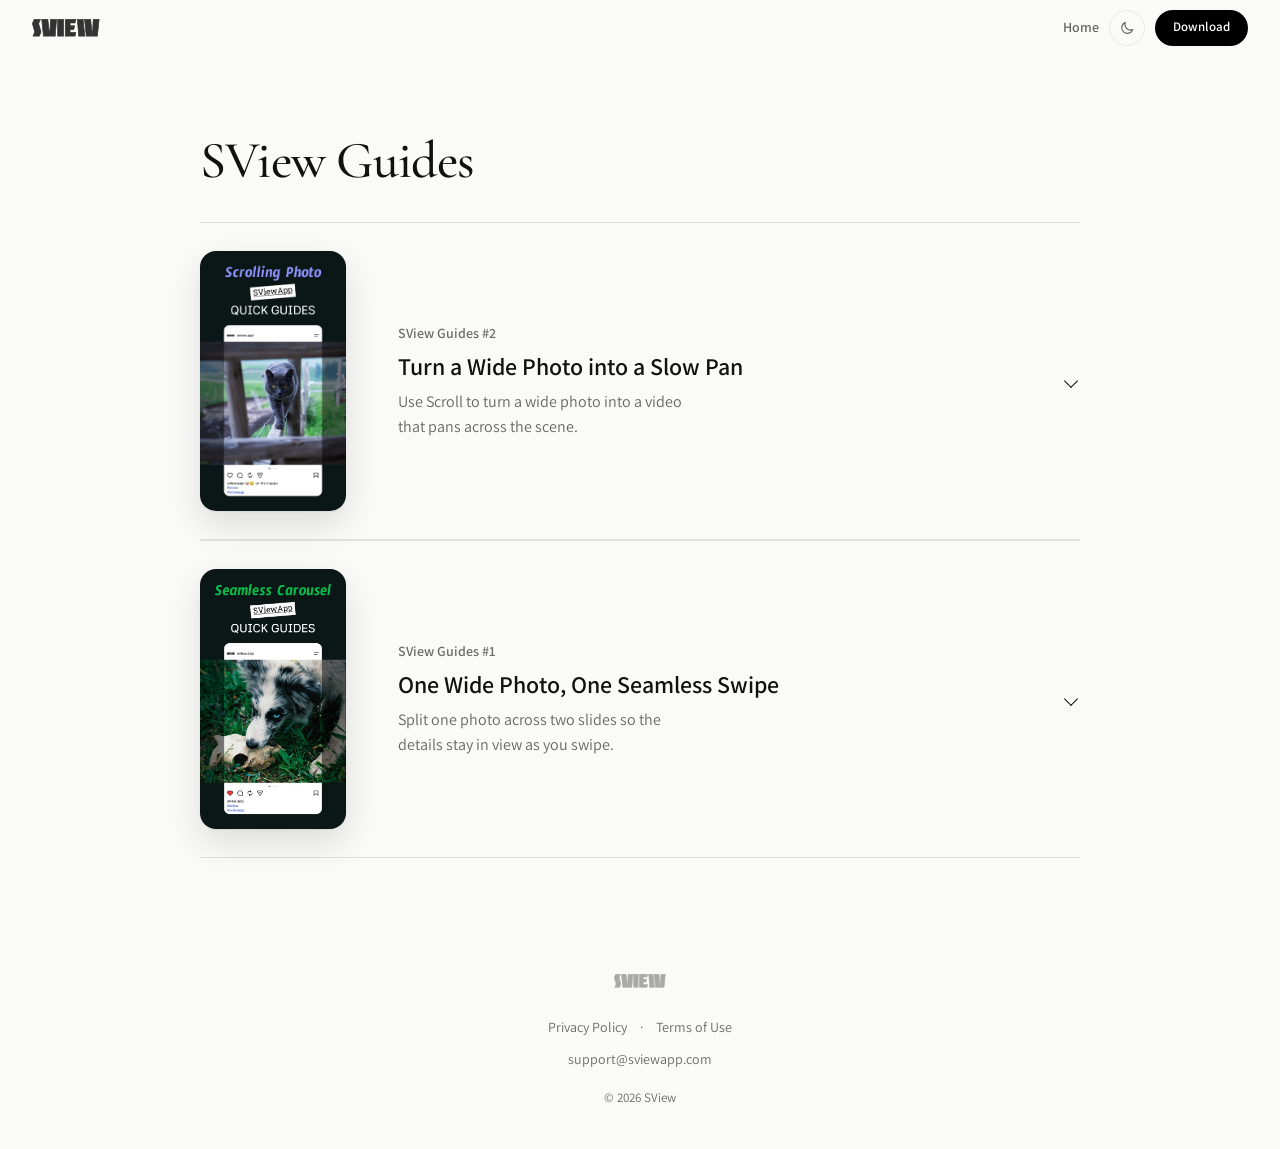
<file: guides/index.html>
<!DOCTYPE html>
<html lang="en">
<head>
  <meta charset="UTF-8">
  <meta name="viewport" content="width=device-width, initial-scale=1">
  <title>SView Guides</title>
  <meta name="description" content="Learn to make seamless photo carousels and scrolling videos in SView with short, step-by-step tutorials.">
  <link rel="canonical" href="https://sviewapp.com/guides/">
  <meta property="og:type" content="website">
  <meta property="og:title" content="SView Guides">
  <meta property="og:description" content="Learn to make seamless photo carousels and scrolling videos in SView with short, step-by-step tutorials.">
  <meta property="og:url" content="https://sviewapp.com/guides/">
  <meta property="og:image" content="https://sviewapp.com/guides/turn-a-wide-photo-into-a-slow-pan/poster.jpg">
  <link rel="icon" type="image/svg+xml" href="/assets/favicon.svg">
  <link rel="apple-touch-icon" href="/assets/apple-touch-icon.png">
  <link rel="preconnect" href="https://fonts.googleapis.com">
  <link rel="preconnect" href="https://fonts.gstatic.com" crossorigin>
  <link href="https://fonts.googleapis.com/css2?family=Assistant:wght@400;600;700&family=Cormorant+Garamond:wght@500&display=swap" rel="stylesheet">
  <meta name="color-scheme" content="light dark">
  <meta name="theme-color" content="#fafaf8" media="(prefers-color-scheme: light)">
  <meta name="theme-color" content="#111110" media="(prefers-color-scheme: dark)">
  <script>
    // Theme: stored manual choice wins; otherwise follow the device appearance setting.
    (function() {
      var t = null;
      try { t = localStorage.getItem('sview-theme'); } catch (e) {}
      if (t === 'light' || t === 'dark') document.documentElement.setAttribute('data-theme', t);
    })();
  </script>
  <link rel="stylesheet" href="/assets/site.css">
  <link rel="stylesheet" href="/guides/guides.css?v=2">
  <script defer src="/assets/site.js"></script>
  <script type="module" src="/guides/expand-guide.js?v=3"></script>
</head>
<body>
<nav class="nav" role="navigation">
  <a href="/" class="nav-logo" aria-label="SView Home">
    <img src="/assets/brand/iconLogo_V3.svg" alt="SView">
  </a>
  <div class="nav-right">
    <a class="nav-guides" href="/">Home</a>
    <div class="nav-tools">
    <button class="theme-btn" id="themeBtn" type="button" aria-label="Toggle dark mode">
      <svg class="icon-moon" viewBox="0 0 24 24" fill="none" stroke="currentColor" stroke-width="1.8" stroke-linecap="round" stroke-linejoin="round" aria-hidden="true"><path d="M20.5 14.5A8.5 8.5 0 0 1 9.5 3.5a8.5 8.5 0 1 0 11 11z"/></svg>
      <svg class="icon-sun" viewBox="0 0 24 24" fill="none" stroke="currentColor" stroke-width="1.8" stroke-linecap="round" aria-hidden="true"><circle cx="12" cy="12" r="4"/><path d="M12 2.5v2M12 19.5v2M4.6 4.6l1.4 1.4M18 18l1.4 1.4M2.5 12h2M19.5 12h2M4.6 19.4L6 18M18 6l1.4-1.4"/></svg>
    </button>
    </div>
    <a class="nav-download" href="https://apps.apple.com/us/app/sview-swipe-carousel-maker/id6759950270" data-store-download target="_blank" rel="noopener noreferrer">Download</a>
  </div>
</nav>
<main class="guides-main">
  <h1 class="page-title">SView Guides</h1>
  <ul class="guide-list">
    <li><a class="guide-entry" href="/guides/turn-a-wide-photo-into-a-slow-pan/">
      <img class="entry-poster" src="/guides/turn-a-wide-photo-into-a-slow-pan/poster.jpg" alt="" width="719" height="1280">
      <div>
        <p class="guide-meta">SView Guides #2</p>
        <h2>Turn a Wide Photo into a Slow Pan</h2>
        <p>Use Scroll to turn a wide photo into a video that pans across the scene.</p>
      </div>
    </a></li>
    <li><a class="guide-entry" href="/guides/split-one-photo-across-two-carousel-slides/">
      <img class="entry-poster" src="/guides/split-one-photo-across-two-carousel-slides/poster.jpg" alt="" width="539" height="960">
      <div>
        <p class="guide-meta">SView Guides #1</p>
        <h2>One Wide Photo, One Seamless Swipe</h2>
        <p>Split one photo across two slides so the details stay in view as you swipe.</p>
      </div>
    </a></li>
  </ul>
</main>
<footer>
  <div class="footer-logo"><img src="/assets/brand/iconLogo_V3.svg" alt="SView"></div>
  <div class="footer-links">
    <a href="/privacy.html">Privacy Policy</a>
    <span class="sep">&middot;</span>
    <a href="/terms.html">Terms of Use</a>
  </div>
  <div class="footer-email"><a href="mailto:support@sviewapp.com">support@sviewapp.com</a></div>
  <div class="footer-copy">&copy; 2026 SView</div>
</footer>
</body>
</html>
</file>
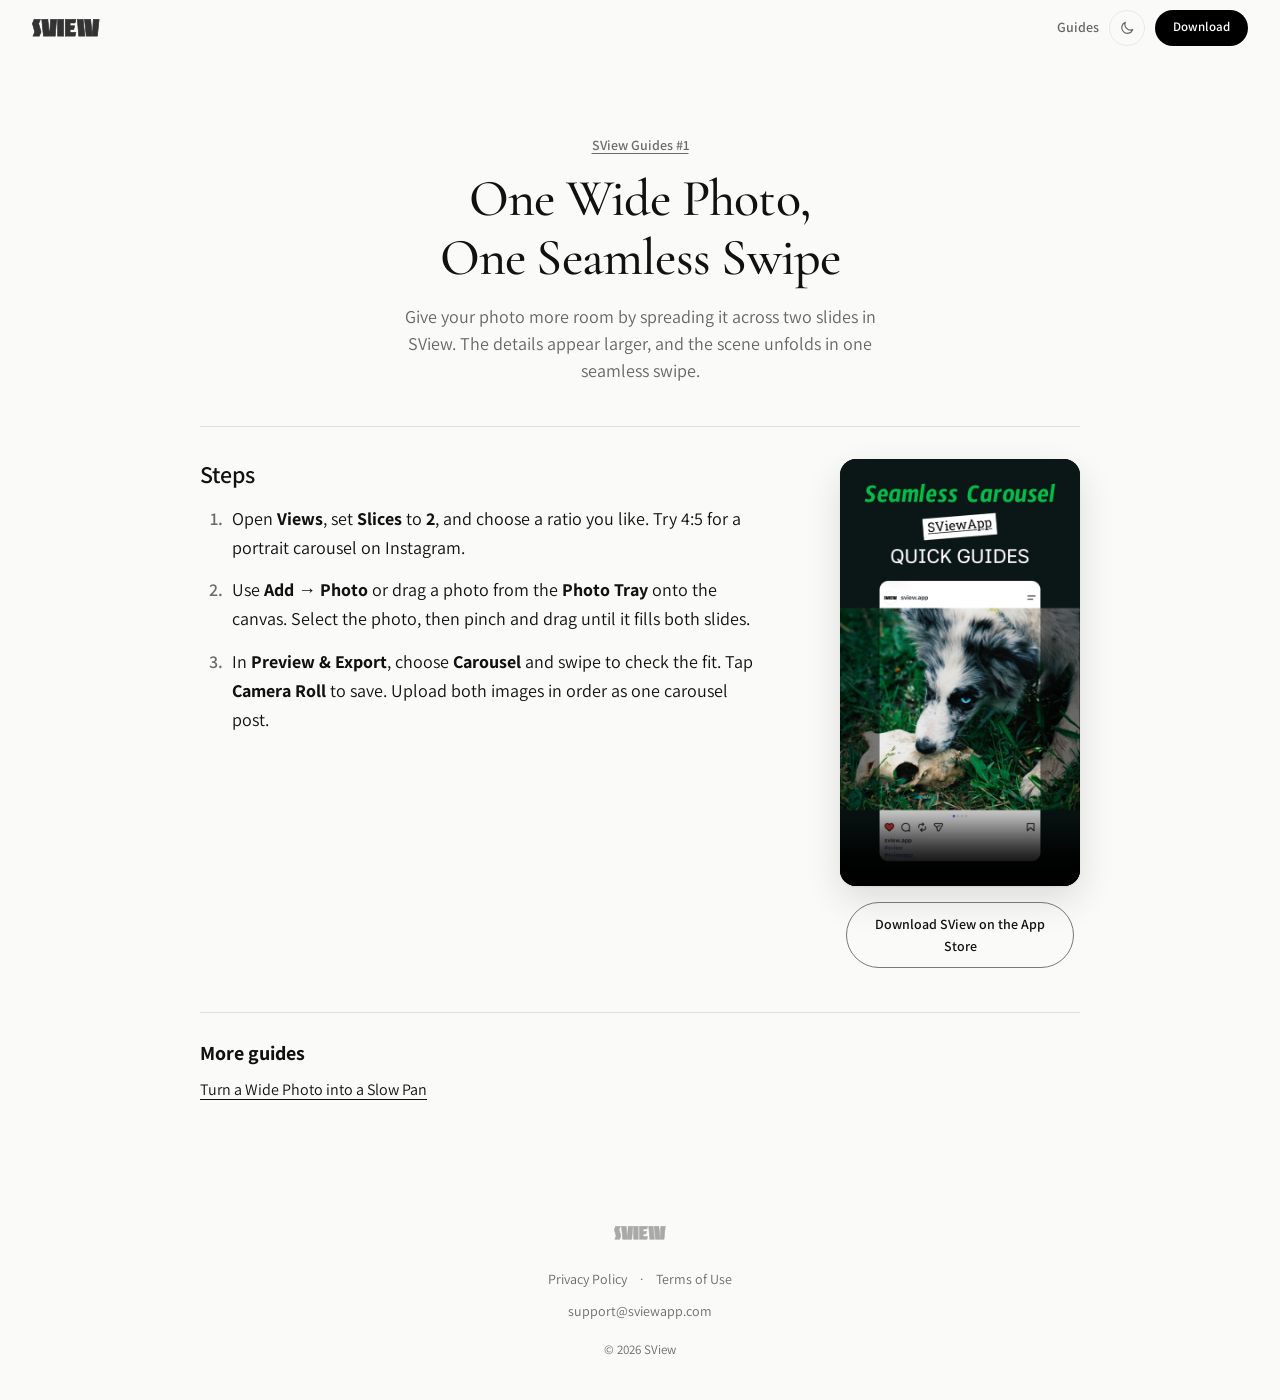
<file: guides/split-one-photo-across-two-carousel-slides/index.html>
<!DOCTYPE html>
<html lang="en">
<head>
  <meta charset="UTF-8">
  <meta name="viewport" content="width=device-width, initial-scale=1">
  <title>One Wide Photo, One Seamless Swipe | SView Guides #1</title>
  <meta name="description" content="Give the details in your photo more room. Spread it across two slides in SView and export both images for one seamless swipe.">
  <link rel="canonical" href="https://sviewapp.com/guides/split-one-photo-across-two-carousel-slides/">
  <meta property="og:type" content="article">
  <meta property="og:title" content="One Wide Photo, One Seamless Swipe | SView Guides #1">
  <meta property="og:description" content="Give the details in your photo more room. Spread it across two slides in SView and export both images for one seamless swipe.">
  <meta property="og:url" content="https://sviewapp.com/guides/split-one-photo-across-two-carousel-slides/">
  <meta property="og:image" content="https://sviewapp.com/guides/split-one-photo-across-two-carousel-slides/poster.jpg">
  <link rel="icon" type="image/svg+xml" href="/assets/favicon.svg">
  <link rel="apple-touch-icon" href="/assets/apple-touch-icon.png">
  <link rel="preconnect" href="https://fonts.googleapis.com">
  <link rel="preconnect" href="https://fonts.gstatic.com" crossorigin>
  <link href="https://fonts.googleapis.com/css2?family=Assistant:wght@400;600;700&family=Cormorant+Garamond:wght@500&display=swap" rel="stylesheet">
  <meta name="color-scheme" content="light dark">
  <meta name="theme-color" content="#fafaf8" media="(prefers-color-scheme: light)">
  <meta name="theme-color" content="#111110" media="(prefers-color-scheme: dark)">
  <script>
    // Theme: stored manual choice wins; otherwise follow the device appearance setting.
    (function() {
      var t = null;
      try { t = localStorage.getItem('sview-theme'); } catch (e) {}
      if (t === 'light' || t === 'dark') document.documentElement.setAttribute('data-theme', t);
    })();
  </script>
  <link rel="stylesheet" href="/assets/site.css">
  <link rel="stylesheet" href="/guides/guides.css">
  <script defer src="/assets/site.js"></script>
  <script type="module" src="/guides/more-guides.js"></script>
</head>
<body>
<nav class="nav" role="navigation">
  <a href="/" class="nav-logo" aria-label="SView Home">
    <img src="/assets/brand/iconLogo_V3.svg" alt="SView">
  </a>
  <div class="nav-right">
    <a class="nav-guides" href="/guides/">Guides</a>
    <div class="nav-tools">
    <button class="theme-btn" id="themeBtn" type="button" aria-label="Toggle dark mode">
      <svg class="icon-moon" viewBox="0 0 24 24" fill="none" stroke="currentColor" stroke-width="1.8" stroke-linecap="round" stroke-linejoin="round" aria-hidden="true"><path d="M20.5 14.5A8.5 8.5 0 0 1 9.5 3.5a8.5 8.5 0 1 0 11 11z"/></svg>
      <svg class="icon-sun" viewBox="0 0 24 24" fill="none" stroke="currentColor" stroke-width="1.8" stroke-linecap="round" aria-hidden="true"><circle cx="12" cy="12" r="4"/><path d="M12 2.5v2M12 19.5v2M4.6 4.6l1.4 1.4M18 18l1.4 1.4M2.5 12h2M19.5 12h2M4.6 19.4L6 18M18 6l1.4-1.4"/></svg>
    </button>
    </div>
    <a class="nav-download" href="https://apps.apple.com/us/app/sview-swipe-carousel-maker/id6759950270" data-store-download target="_blank" rel="noopener noreferrer">Download</a>
  </div>
</nav>
<main class="guides-main">
  <article>
    <header class="article-header">
      <a class="guide-meta" href="/guides/">SView Guides #1</a>
      <h1 class="page-title">One Wide Photo, One Seamless Swipe</h1>
      <p class="lead">Give your photo more room by spreading it across two slides in SView. The details appear larger, and the scene unfolds in one seamless swipe.</p>
    </header>
    <div class="guide-layout">
      <section class="instructions" aria-labelledby="steps">
        <h2 id="steps">Steps</h2>
        <ol>
          <li>Open <strong>Views</strong>, set <strong>Slices</strong> to <strong>2</strong>, and choose a ratio you like. Try 4:5 for a portrait carousel on Instagram.</li>
          <li>Use <strong>Add → Photo</strong> or drag a photo from the <strong>Photo Tray</strong> onto the canvas. Select the photo, then pinch and drag until it fills both slides.</li>
          <li>In <strong>Preview &amp; Export</strong>, choose <strong>Carousel</strong> and swipe to check the fit. Tap <strong>Camera Roll</strong> to save. Upload both images in order as one carousel post.</li>
        </ol>
      </section>
      <div class="guide-video">
        <video aria-label="Split one photo across two carousel slides in SView" controls autoplay loop muted playsinline width="1080" height="1920" poster="poster.jpg">
          <source src="guide-01.mp4?v=842cdc94" type="video/mp4">
          <a href="guide-01.mp4?v=842cdc94">Open the guide video</a>
        </video>
        <a class="article-download" data-store-download href="https://apps.apple.com/us/app/sview-swipe-carousel-maker/id6759950270">Download SView on the App Store</a>
      </div>
    </div>
  </article>
  <nav class="more-guides" aria-labelledby="more-guides-heading" hidden>
    <h2 id="more-guides-heading">More guides</h2>
    <ul></ul>
  </nav>
</main>
<footer>
  <div class="footer-logo"><img src="/assets/brand/iconLogo_V3.svg" alt="SView"></div>
  <div class="footer-links">
    <a href="/privacy.html">Privacy Policy</a>
    <span class="sep">&middot;</span>
    <a href="/terms.html">Terms of Use</a>
  </div>
  <div class="footer-email"><a href="mailto:support@sviewapp.com">support@sviewapp.com</a></div>
  <div class="footer-copy">&copy; 2026 SView</div>
</footer>
</body>
</html>
</file>
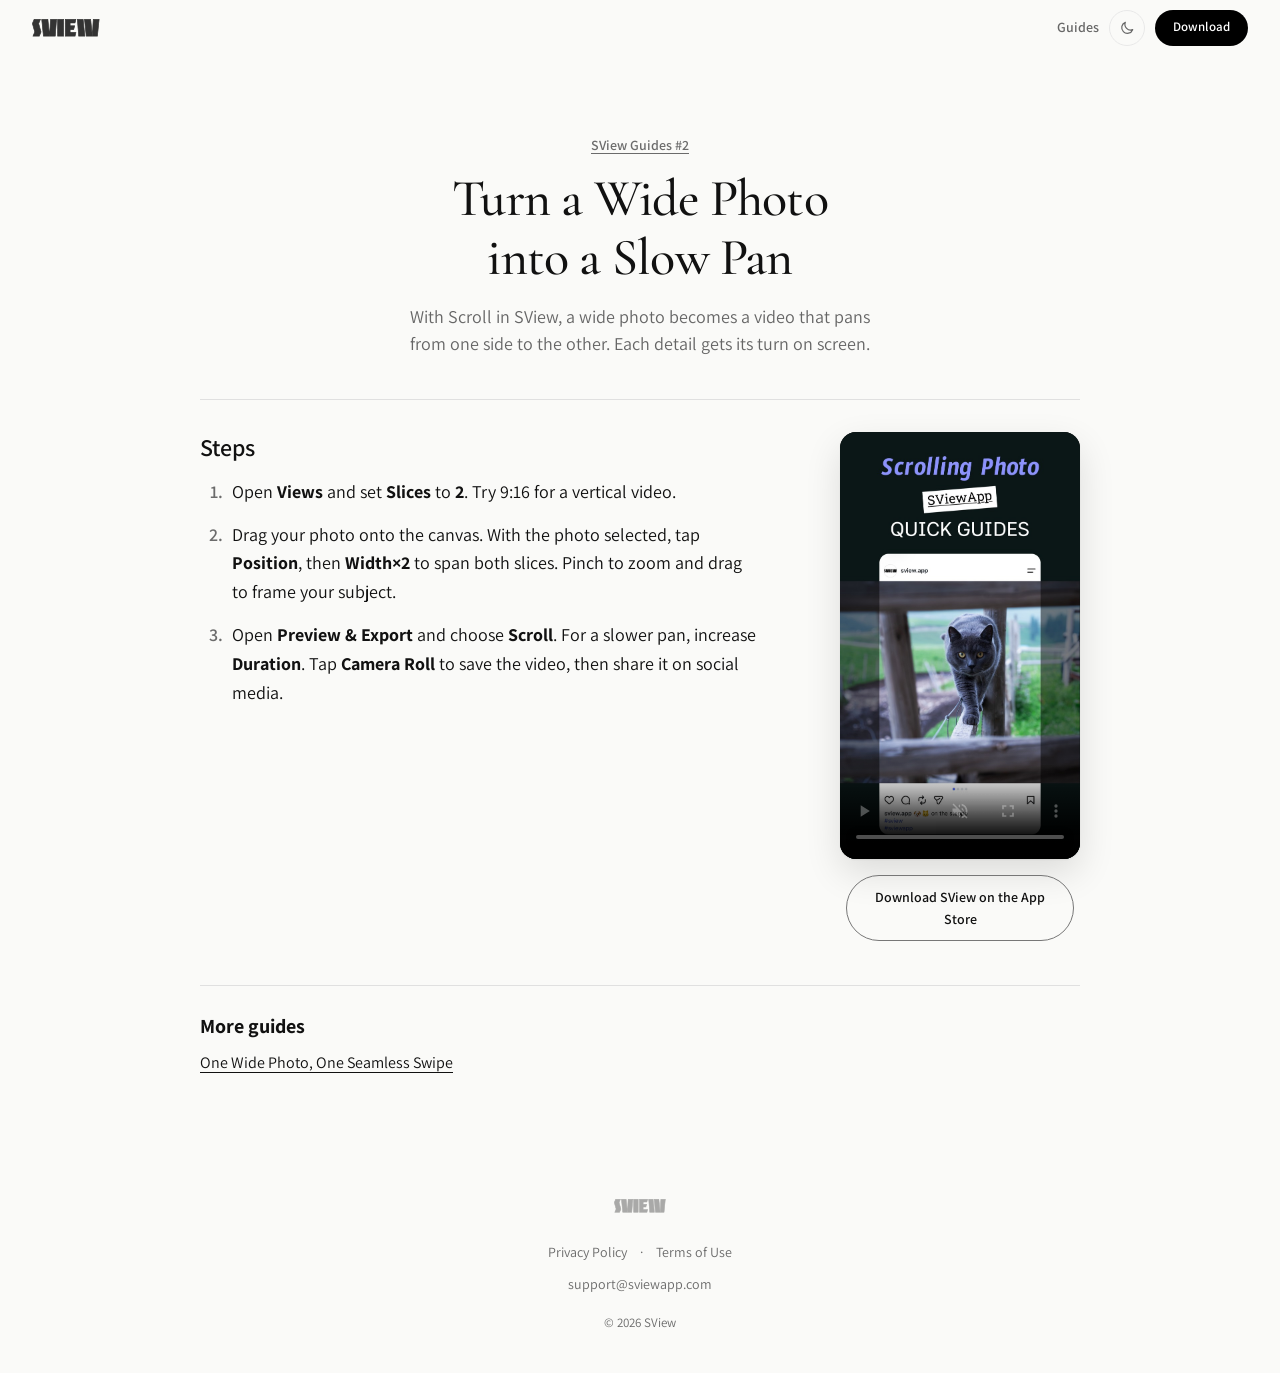
<file: guides/turn-a-wide-photo-into-a-slow-pan/index.html>
<!DOCTYPE html>
<html lang="en">
<head>
  <meta charset="UTF-8">
  <meta name="viewport" content="width=device-width, initial-scale=1">
  <title>Turn a Wide Photo into a Slow Pan | SView Guides #2</title>
  <meta name="description" content="Use Scroll in SView to turn one wide photo into a panning video. Frame the shot, set the pace, and save it to your camera roll.">
  <link rel="canonical" href="https://sviewapp.com/guides/turn-a-wide-photo-into-a-slow-pan/">
  <meta property="og:type" content="article">
  <meta property="og:title" content="Turn a Wide Photo into a Slow Pan | SView Guides #2">
  <meta property="og:description" content="Use Scroll in SView to turn one wide photo into a panning video. Frame the shot, set the pace, and save it to your camera roll.">
  <meta property="og:url" content="https://sviewapp.com/guides/turn-a-wide-photo-into-a-slow-pan/">
  <meta property="og:image" content="https://sviewapp.com/guides/turn-a-wide-photo-into-a-slow-pan/poster.jpg">
  <link rel="icon" type="image/svg+xml" href="/assets/favicon.svg">
  <link rel="apple-touch-icon" href="/assets/apple-touch-icon.png">
  <link rel="preconnect" href="https://fonts.googleapis.com">
  <link rel="preconnect" href="https://fonts.gstatic.com" crossorigin>
  <link href="https://fonts.googleapis.com/css2?family=Assistant:wght@400;600;700&family=Cormorant+Garamond:wght@500&display=swap" rel="stylesheet">
  <meta name="color-scheme" content="light dark">
  <meta name="theme-color" content="#fafaf8" media="(prefers-color-scheme: light)">
  <meta name="theme-color" content="#111110" media="(prefers-color-scheme: dark)">
  <script>
    // Theme: stored manual choice wins; otherwise follow the device appearance setting.
    (function() {
      var t = null;
      try { t = localStorage.getItem('sview-theme'); } catch (e) {}
      if (t === 'light' || t === 'dark') document.documentElement.setAttribute('data-theme', t);
    })();
  </script>
  <link rel="stylesheet" href="/assets/site.css">
  <link rel="stylesheet" href="/guides/guides.css">
  <script defer src="/assets/site.js"></script>
  <script type="module" src="/guides/more-guides.js"></script>
</head>
<body>
<nav class="nav" role="navigation">
  <a href="/" class="nav-logo" aria-label="SView Home">
    <img src="/assets/brand/iconLogo_V3.svg" alt="SView">
  </a>
  <div class="nav-right">
    <a class="nav-guides" href="/guides/">Guides</a>
    <div class="nav-tools">
    <button class="theme-btn" id="themeBtn" type="button" aria-label="Toggle dark mode">
      <svg class="icon-moon" viewBox="0 0 24 24" fill="none" stroke="currentColor" stroke-width="1.8" stroke-linecap="round" stroke-linejoin="round" aria-hidden="true"><path d="M20.5 14.5A8.5 8.5 0 0 1 9.5 3.5a8.5 8.5 0 1 0 11 11z"/></svg>
      <svg class="icon-sun" viewBox="0 0 24 24" fill="none" stroke="currentColor" stroke-width="1.8" stroke-linecap="round" aria-hidden="true"><circle cx="12" cy="12" r="4"/><path d="M12 2.5v2M12 19.5v2M4.6 4.6l1.4 1.4M18 18l1.4 1.4M2.5 12h2M19.5 12h2M4.6 19.4L6 18M18 6l1.4-1.4"/></svg>
    </button>
    </div>
    <a class="nav-download" href="https://apps.apple.com/us/app/sview-swipe-carousel-maker/id6759950270" data-store-download target="_blank" rel="noopener noreferrer">Download</a>
  </div>
</nav>
<main class="guides-main">
  <article>
    <header class="article-header">
      <a class="guide-meta" href="/guides/">SView Guides #2</a>
      <h1 class="page-title">Turn a Wide Photo into a Slow Pan</h1>
      <p class="lead">With Scroll in SView, a wide photo becomes a video that pans from one side to the other. Each detail gets its turn on screen.</p>
    </header>
    <div class="guide-layout">
      <section class="instructions" aria-labelledby="steps">
        <h2 id="steps">Steps</h2>
        <ol>
          <li>Open <strong>Views</strong> and set <strong>Slices</strong> to <strong>2</strong>. Try 9:16 for a vertical video.</li>
          <li>Drag your photo onto the canvas. With the photo selected, tap <strong>Position</strong>, then <strong>Width×2</strong> to span both slices. Pinch to zoom and drag to frame your subject.</li>
          <li>Open <strong>Preview &amp; Export</strong> and choose <strong>Scroll</strong>. For a slower pan, increase <strong>Duration</strong>. Tap <strong>Camera Roll</strong> to save the video, then share it on social media.</li>
        </ol>
      </section>
      <div class="guide-video">
        <video aria-label="Turn a wide photo into a scrolling video in SView" controls autoplay loop muted playsinline width="1080" height="1920" poster="poster.jpg">
          <source src="guide-02.mp4" type="video/mp4">
          <a href="guide-02.mp4">Open the guide video</a>
        </video>
        <a class="article-download" data-store-download href="https://apps.apple.com/us/app/sview-swipe-carousel-maker/id6759950270">Download SView on the App Store</a>
      </div>
    </div>
  </article>
  <nav class="more-guides" aria-labelledby="more-guides-heading" hidden>
    <h2 id="more-guides-heading">More guides</h2>
    <ul></ul>
  </nav>
</main>
<footer>
  <div class="footer-logo"><img src="/assets/brand/iconLogo_V3.svg" alt="SView"></div>
  <div class="footer-links">
    <a href="/privacy.html">Privacy Policy</a>
    <span class="sep">&middot;</span>
    <a href="/terms.html">Terms of Use</a>
  </div>
  <div class="footer-email"><a href="mailto:support@sviewapp.com">support@sviewapp.com</a></div>
  <div class="footer-copy">&copy; 2026 SView</div>
</footer>
</body>
</html>
</file>
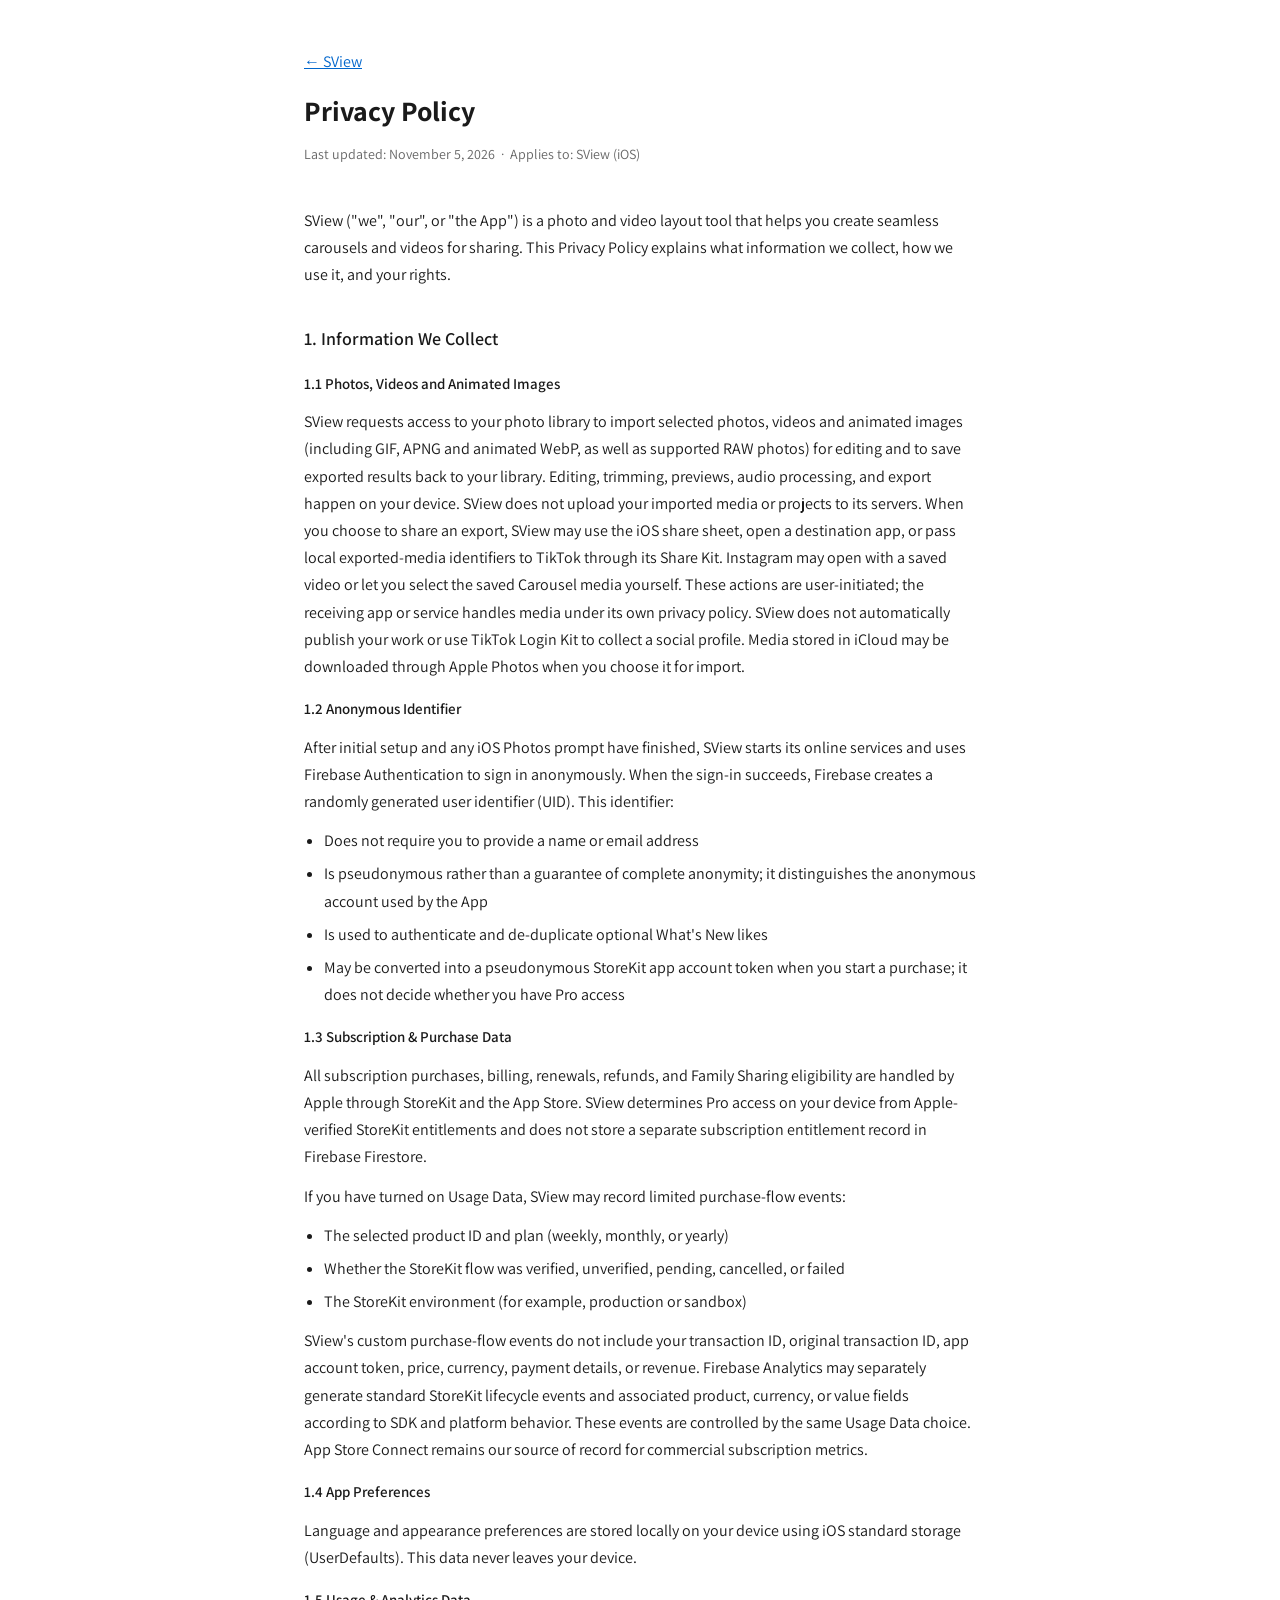
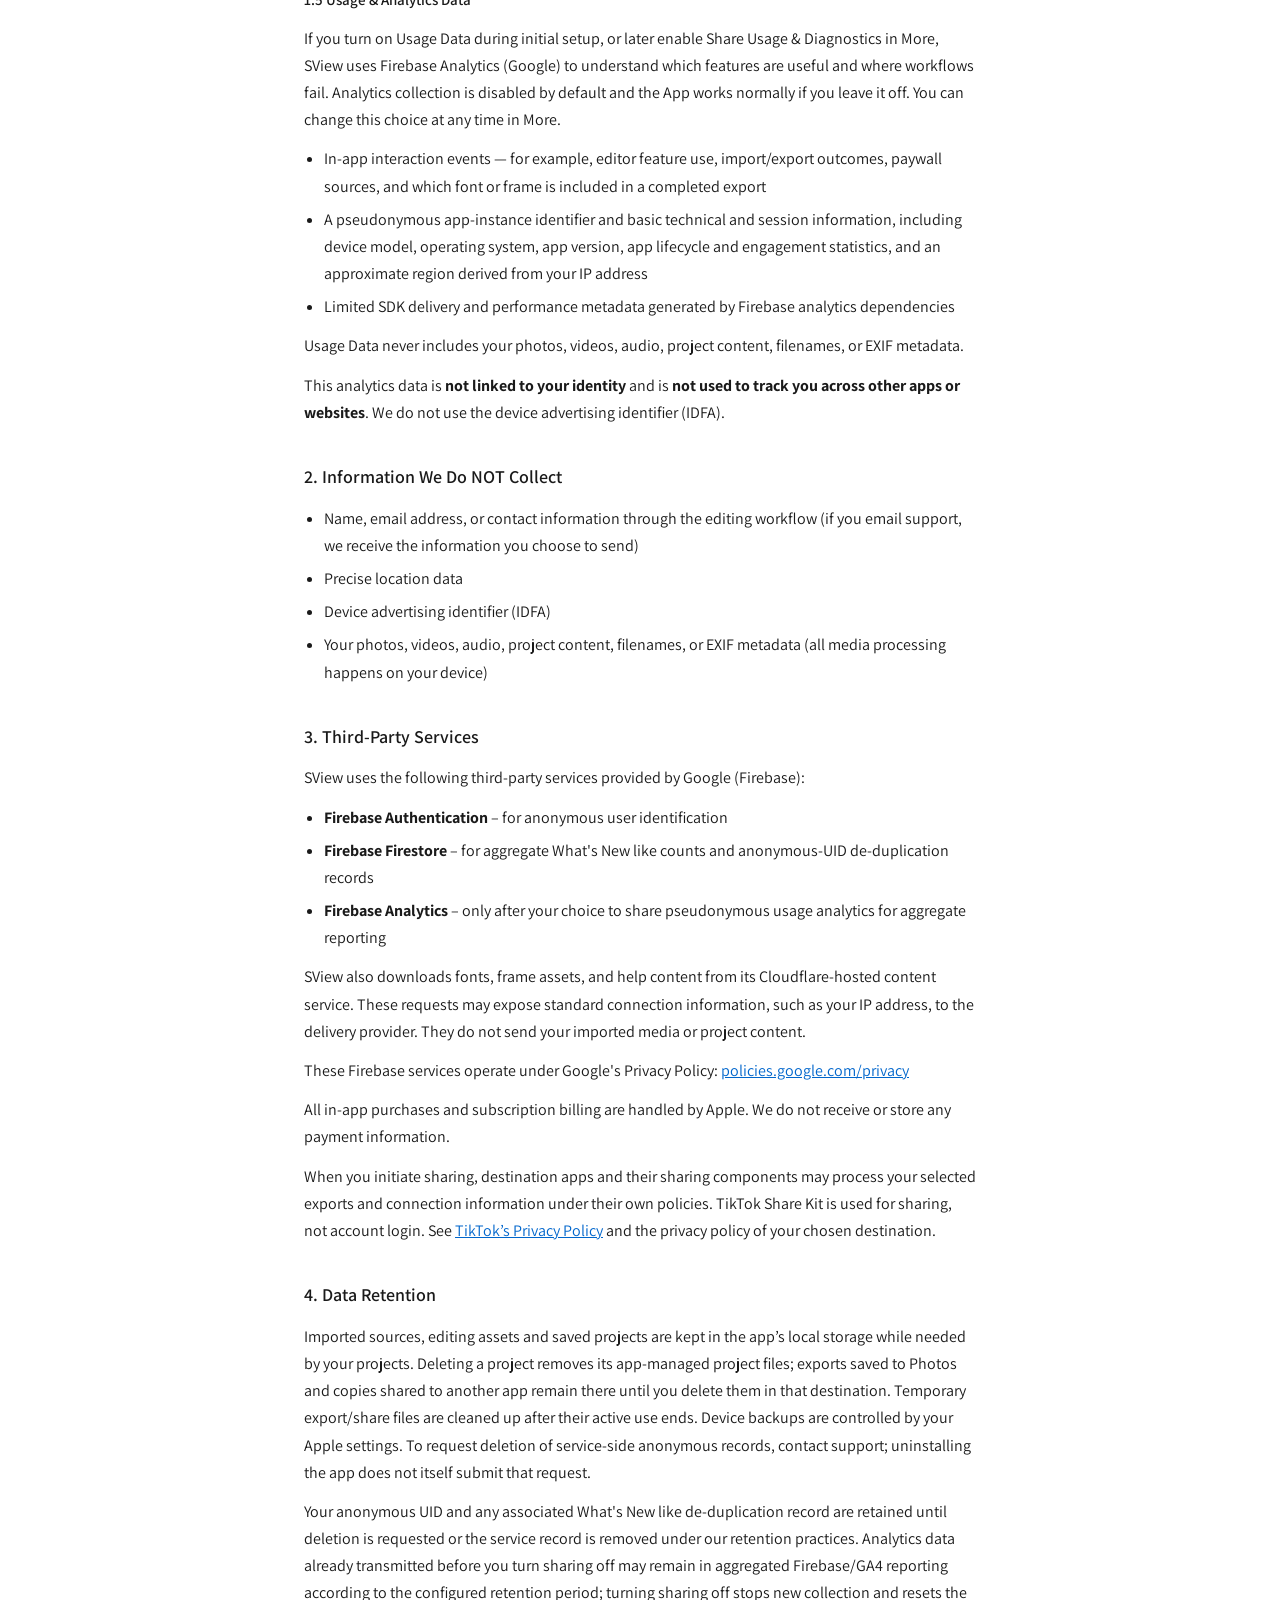
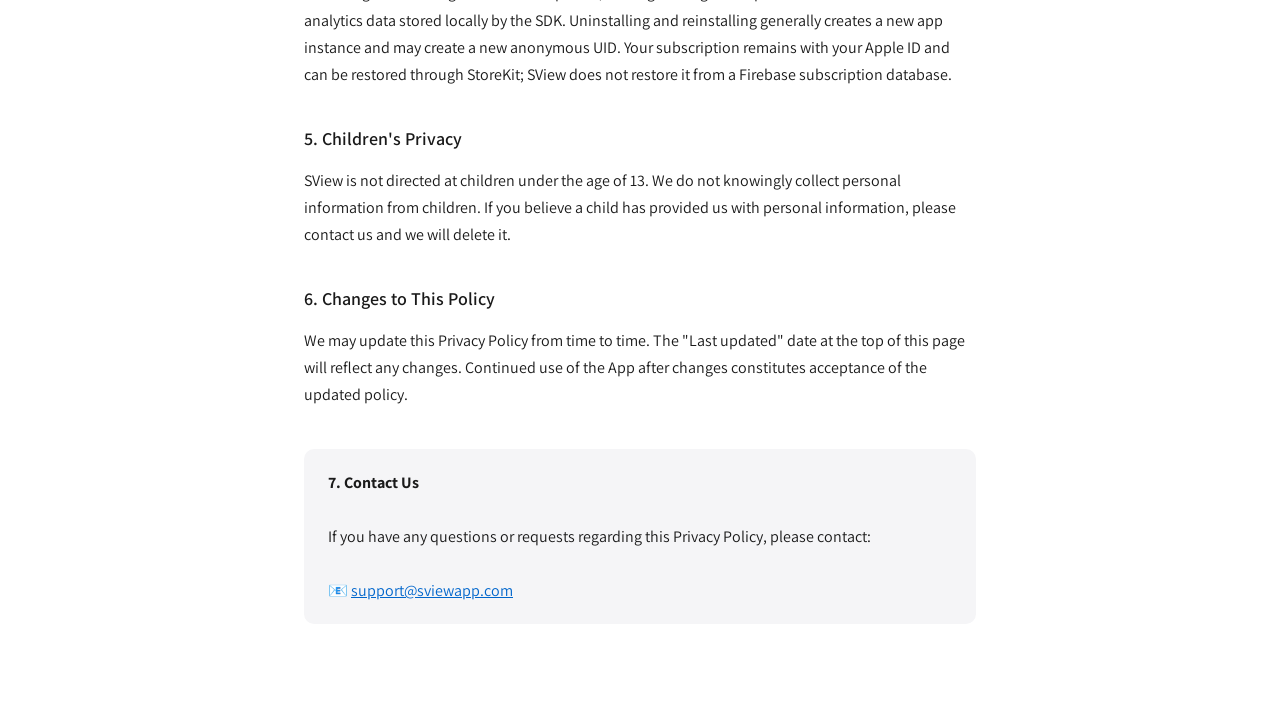
<file: privacy.html>
<!DOCTYPE html>
<html lang="en">
<head>
  <meta charset="UTF-8">
  <meta name="viewport" content="width=device-width, initial-scale=1.0">
  <title>SView – Privacy Policy</title>
  <link rel="preconnect" href="https://fonts.googleapis.com">
  <link rel="preconnect" href="https://fonts.gstatic.com" crossorigin>
  <link href="https://fonts.googleapis.com/css2?family=Assistant:wght@400;600;700&display=swap" rel="stylesheet">
  <meta name="color-scheme" content="light dark">
  <script>
    (function() {
      var t = null;
      try { t = localStorage.getItem('sview-theme'); } catch (e) {}
      if (t === 'light' || t === 'dark') document.documentElement.setAttribute('data-theme', t);
    })();
  </script>
  <style>
    :root { --bg: #fff; --text: #1a1a1a; --muted: #666; --muted2: #555; --link: #0066cc; --panel: #f5f5f7; --line: #e8e8ed; color-scheme: light; }
    @media (prefers-color-scheme: dark) {
      :root:not([data-theme="light"]) { --bg: #111110; --text: #ececea; --muted: #9a9a96; --muted2: #a8a8a4; --link: #6aa8ff; --panel: #1f1f1e; --line: #33332f; color-scheme: dark; }
    }
    :root[data-theme="dark"] { --bg: #111110; --text: #ececea; --muted: #9a9a96; --muted2: #a8a8a4; --link: #6aa8ff; --panel: #1f1f1e; --line: #33332f; color-scheme: dark; }
    * { box-sizing: border-box; margin: 0; padding: 0; }
    body {
      font-family: "Assistant", -apple-system, BlinkMacSystemFont, "Segoe UI", Roboto, "Helvetica Neue", Arial, "PingFang SC", "Hiragino Sans", "Microsoft YaHei", sans-serif;
      font-size: 16px;
      line-height: 1.7;
      color: var(--text);
      background: var(--bg);
      max-width: 720px;
      margin: 0 auto;
      padding: 48px 24px 80px;
    }
    h1 { font-size: 28px; font-weight: 700; margin-bottom: 8px; }
    .meta { color: var(--muted); font-size: 14px; margin-bottom: 40px; }
    h2 { font-size: 18px; font-weight: 600; margin: 36px 0 12px; }
    p { margin-bottom: 12px; }
    ul { padding-left: 20px; margin-bottom: 12px; }
    li { margin-bottom: 6px; }
    a { color: var(--link); }
    .contact { background: var(--panel); border-radius: 10px; padding: 20px 24px; margin-top: 40px; }
  </style>
</head>
<body>

<p><a href="/">← SView</a></p>
<h1>Privacy Policy</h1>
<p class="meta">Last updated: November 5, 2026 &nbsp;·&nbsp; Applies to: SView (iOS)</p>

<p>SView ("we", "our", or "the App") is a photo and video layout tool that helps you create seamless carousels and videos for sharing. This Privacy Policy explains what information we collect, how we use it, and your rights.</p>

<h2>1. Information We Collect</h2>

<h2 style="font-size:15px; margin-top:16px;">1.1 Photos, Videos and Animated Images</h2>
<p>SView requests access to your photo library to import selected photos, videos and animated images (including GIF, APNG and animated WebP, as well as supported RAW photos) for editing and to save exported results back to your library. Editing, trimming, previews, audio processing, and export happen on your device. SView does not upload your imported media or projects to its servers. When you choose to share an export, SView may use the iOS share sheet, open a destination app, or pass local exported-media identifiers to TikTok through its Share Kit. Instagram may open with a saved video or let you select the saved Carousel media yourself. These actions are user-initiated; the receiving app or service handles media under its own privacy policy. SView does not automatically publish your work or use TikTok Login Kit to collect a social profile. Media stored in iCloud may be downloaded through Apple Photos when you choose it for import.</p>

<h2 style="font-size:15px; margin-top:16px;">1.2 Anonymous Identifier</h2>
<p>After initial setup and any iOS Photos prompt have finished, SView starts its online services and uses Firebase Authentication to sign in anonymously. When the sign-in succeeds, Firebase creates a randomly generated user identifier (UID). This identifier:</p>
<ul>
  <li>Does not require you to provide a name or email address</li>
  <li>Is pseudonymous rather than a guarantee of complete anonymity; it distinguishes the anonymous account used by the App</li>
  <li>Is used to authenticate and de-duplicate optional What's New likes</li>
  <li>May be converted into a pseudonymous StoreKit app account token when you start a purchase; it does not decide whether you have Pro access</li>
</ul>

<h2 style="font-size:15px; margin-top:16px;">1.3 Subscription &amp; Purchase Data</h2>
<p>All subscription purchases, billing, renewals, refunds, and Family Sharing eligibility are handled by Apple through StoreKit and the App Store. SView determines Pro access on your device from Apple-verified StoreKit entitlements and does not store a separate subscription entitlement record in Firebase Firestore.</p>
<p>If you have turned on Usage Data, SView may record limited purchase-flow events:</p>
<ul>
  <li>The selected product ID and plan (weekly, monthly, or yearly)</li>
  <li>Whether the StoreKit flow was verified, unverified, pending, cancelled, or failed</li>
  <li>The StoreKit environment (for example, production or sandbox)</li>
</ul>
<p>SView's custom purchase-flow events do not include your transaction ID, original transaction ID, app account token, price, currency, payment details, or revenue. Firebase Analytics may separately generate standard StoreKit lifecycle events and associated product, currency, or value fields according to SDK and platform behavior. These events are controlled by the same Usage Data choice. App Store Connect remains our source of record for commercial subscription metrics.</p>

<h2 style="font-size:15px; margin-top:16px;">1.4 App Preferences</h2>
<p>Language and appearance preferences are stored locally on your device using iOS standard storage (UserDefaults). This data never leaves your device.</p>

<h2 style="font-size:15px; margin-top:16px;">1.5 Usage &amp; Analytics Data</h2>
<p>If you turn on Usage Data during initial setup, or later enable Share Usage &amp; Diagnostics in More, SView uses Firebase Analytics (Google) to understand which features are useful and where workflows fail. Analytics collection is disabled by default and the App works normally if you leave it off. You can change this choice at any time in More.</p>
<ul>
  <li>In-app interaction events — for example, editor feature use, import/export outcomes, paywall sources, and which font or frame is included in a completed export</li>
  <li>A pseudonymous app-instance identifier and basic technical and session information, including device model, operating system, app version, app lifecycle and engagement statistics, and an approximate region derived from your IP address</li>
  <li>Limited SDK delivery and performance metadata generated by Firebase analytics dependencies</li>
</ul>
<p>Usage Data never includes your photos, videos, audio, project content, filenames, or EXIF metadata.</p>
<p>This analytics data is <strong>not linked to your identity</strong> and is <strong>not used to track you across other apps or websites</strong>. We do not use the device advertising identifier (IDFA).</p>

<h2>2. Information We Do NOT Collect</h2>
<ul>
  <li>Name, email address, or contact information through the editing workflow (if you email support, we receive the information you choose to send)</li>
  <li>Precise location data</li>
  <li>Device advertising identifier (IDFA)</li>
  <li>Your photos, videos, audio, project content, filenames, or EXIF metadata (all media processing happens on your device)</li>
</ul>

<h2>3. Third-Party Services</h2>
<p>SView uses the following third-party services provided by Google (Firebase):</p>
<ul>
  <li><strong>Firebase Authentication</strong> – for anonymous user identification</li>
  <li><strong>Firebase Firestore</strong> – for aggregate What's New like counts and anonymous-UID de-duplication records</li>
  <li><strong>Firebase Analytics</strong> – only after your choice to share pseudonymous usage analytics for aggregate reporting</li>
</ul>
<p>SView also downloads fonts, frame assets, and help content from its Cloudflare-hosted content service. These requests may expose standard connection information, such as your IP address, to the delivery provider. They do not send your imported media or project content.</p>
<p>These Firebase services operate under Google's Privacy Policy: <a href="https://policies.google.com/privacy" target="_blank" rel="noopener noreferrer">policies.google.com/privacy</a></p>
<p>All in-app purchases and subscription billing are handled by Apple. We do not receive or store any payment information.</p>

<p>When you initiate sharing, destination apps and their sharing components may process your selected exports and connection information under their own policies. TikTok Share Kit is used for sharing, not account login. See <a href="https://www.tiktok.com/legal/page/row/privacy-policy/en">TikTok’s Privacy Policy</a> and the privacy policy of your chosen destination.</p>
<h2>4. Data Retention</h2>
<p>Imported sources, editing assets and saved projects are kept in the app’s local storage while needed by your projects. Deleting a project removes its app-managed project files; exports saved to Photos and copies shared to another app remain there until you delete them in that destination. Temporary export/share files are cleaned up after their active use ends. Device backups are controlled by your Apple settings. To request deletion of service-side anonymous records, contact support; uninstalling the app does not itself submit that request.</p>
<p>Your anonymous UID and any associated What's New like de-duplication record are retained until deletion is requested or the service record is removed under our retention practices. Analytics data already transmitted before you turn sharing off may remain in aggregated Firebase/GA4 reporting according to the configured retention period; turning sharing off stops new collection and resets the analytics data stored locally by the SDK. Uninstalling and reinstalling generally creates a new app instance and may create a new anonymous UID. Your subscription remains with your Apple ID and can be restored through StoreKit; SView does not restore it from a Firebase subscription database.</p>

<h2>5. Children's Privacy</h2>
<p>SView is not directed at children under the age of 13. We do not knowingly collect personal information from children. If you believe a child has provided us with personal information, please contact us and we will delete it.</p>

<h2>6. Changes to This Policy</h2>
<p>We may update this Privacy Policy from time to time. The "Last updated" date at the top of this page will reflect any changes. Continued use of the App after changes constitutes acceptance of the updated policy.</p>

<div class="contact">
  <strong>7. Contact Us</strong><br><br>
  If you have any questions or requests regarding this Privacy Policy, please contact:<br><br>
  📧 <a href="mailto:support@sviewapp.com">support@sviewapp.com</a>
</div>

</body>
</html>
</file>
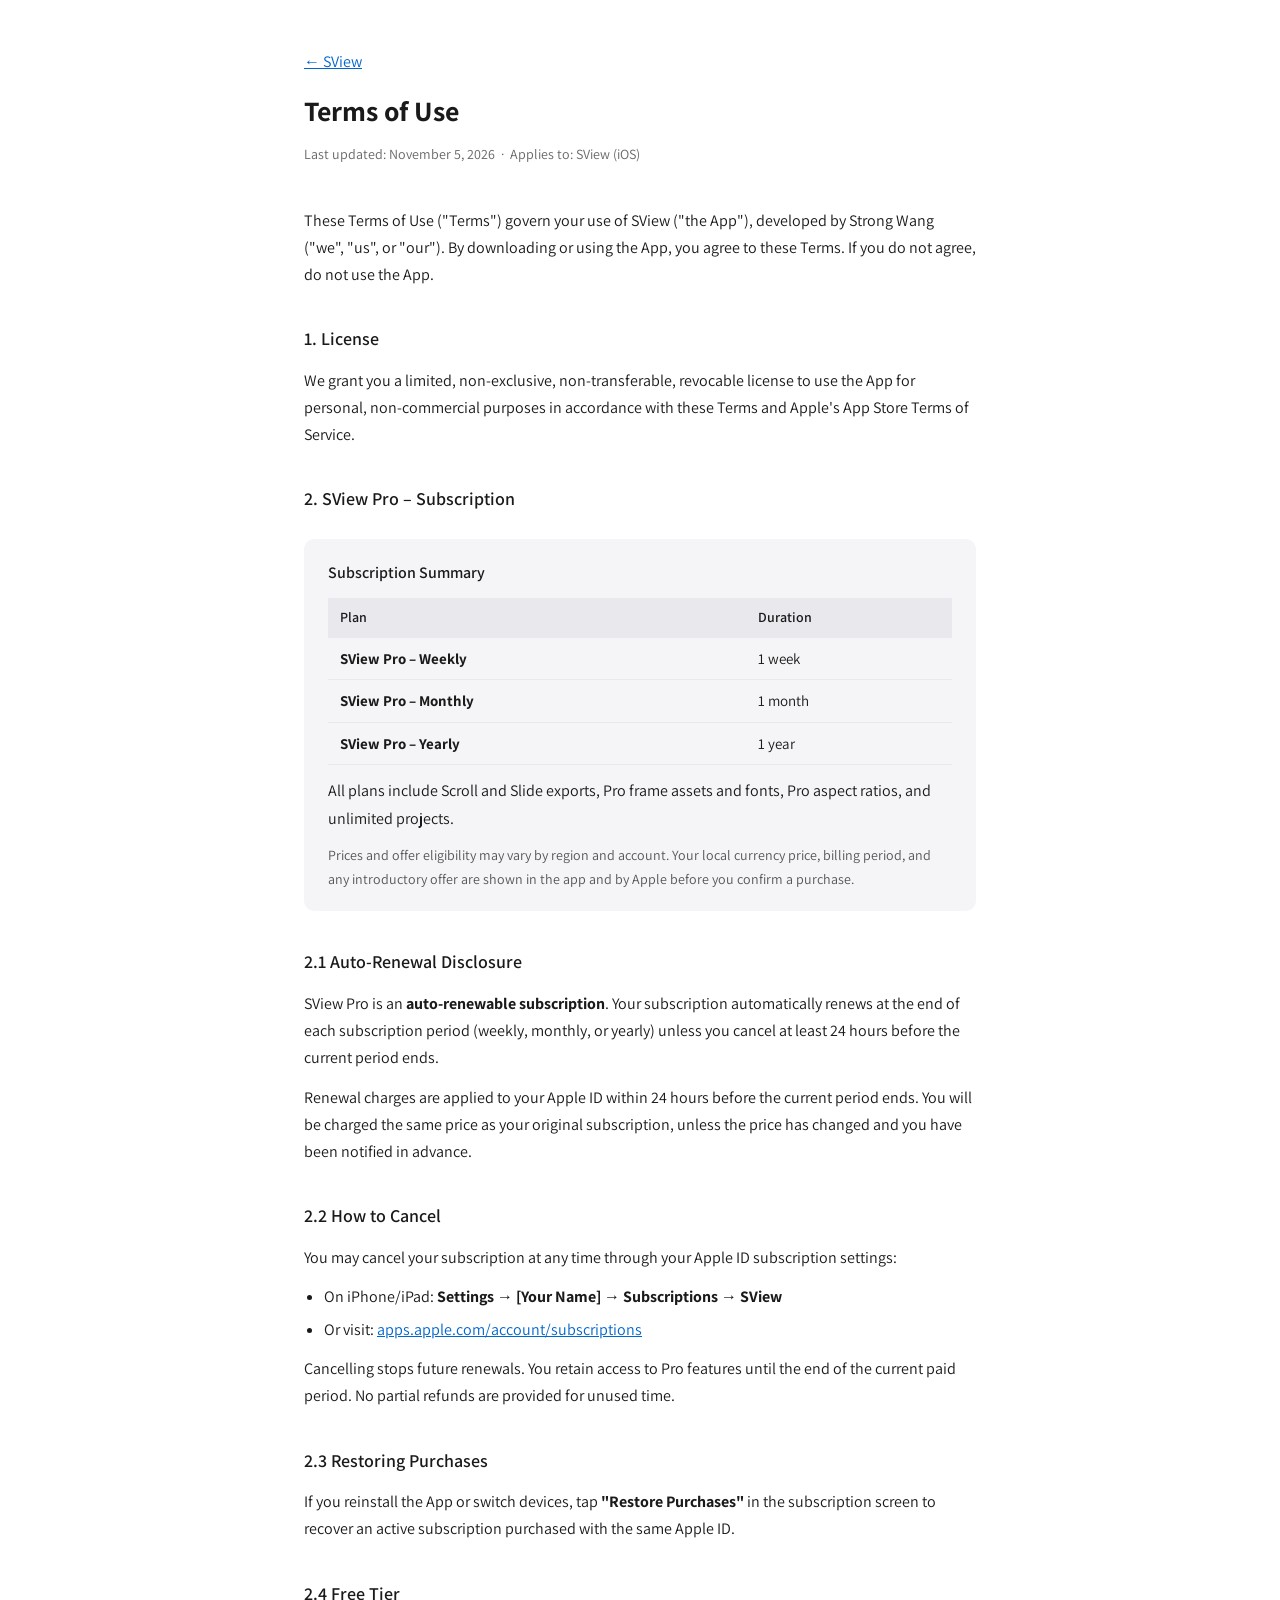
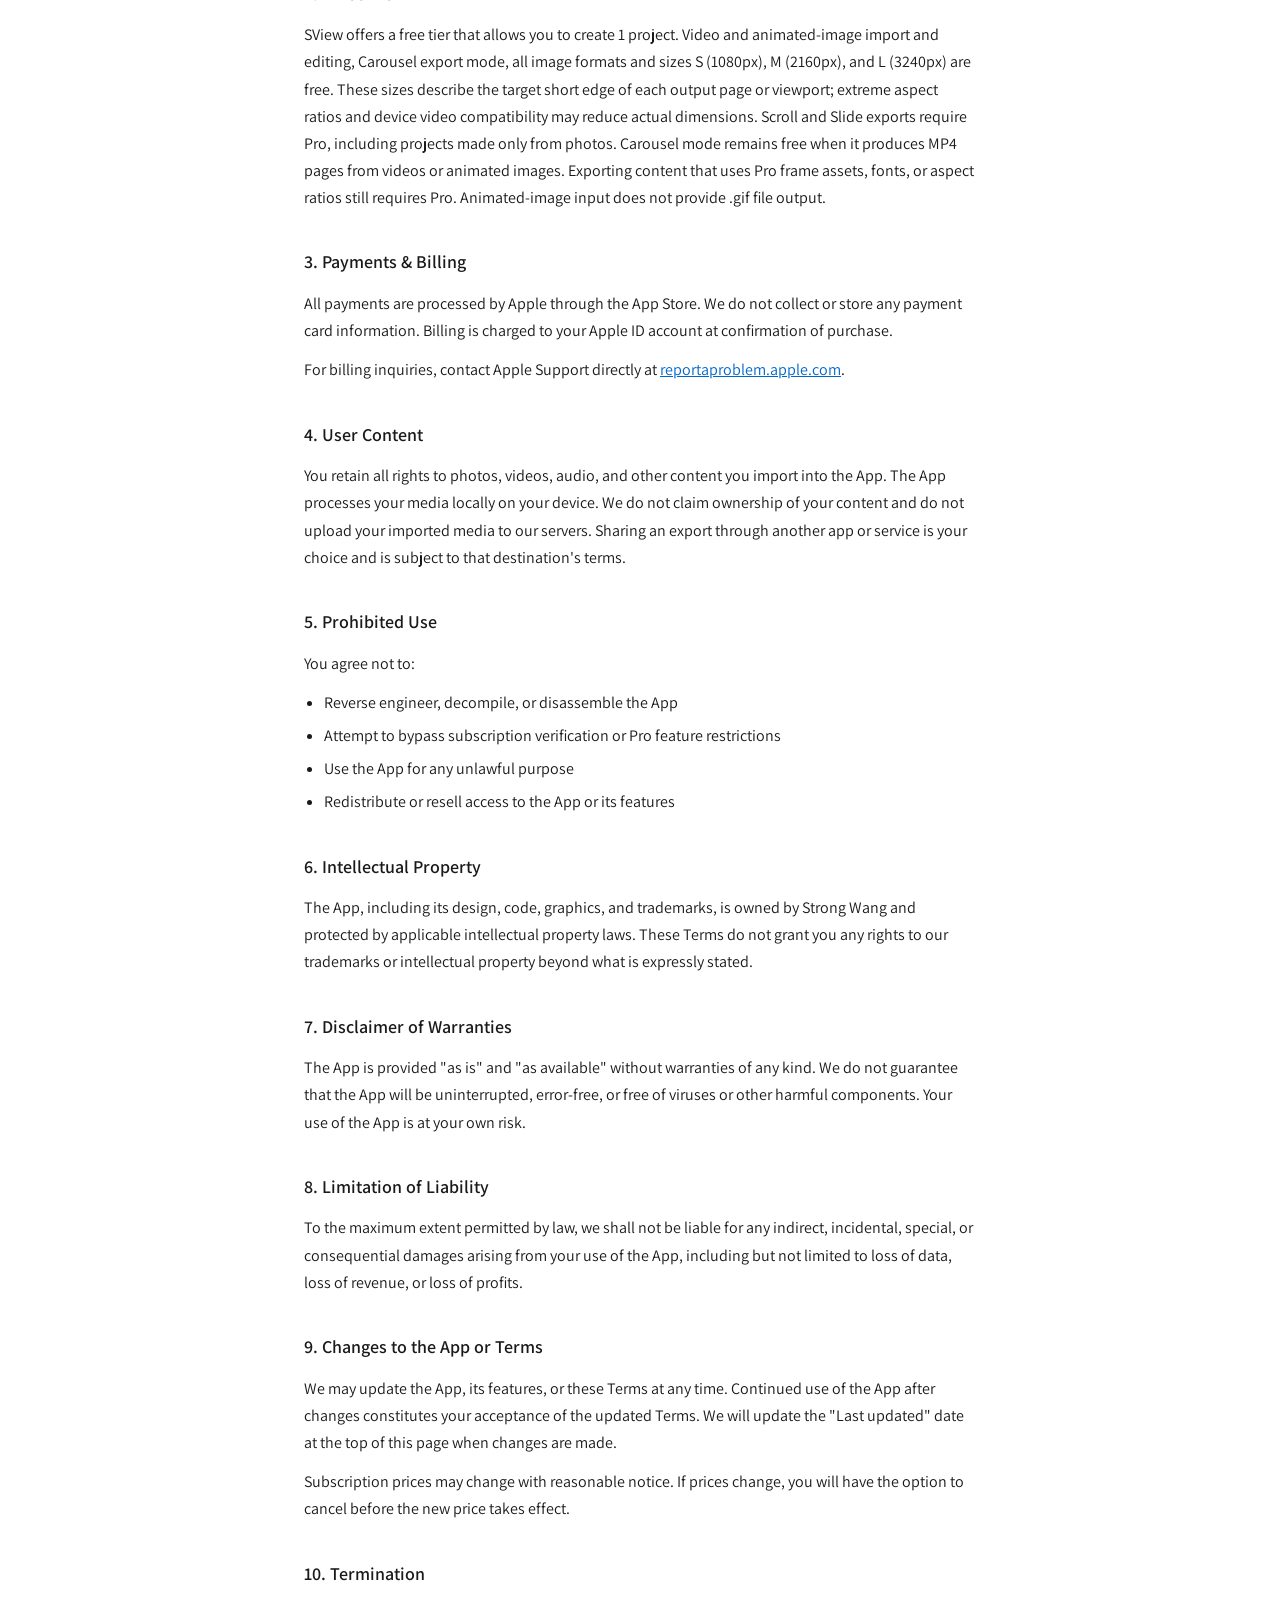
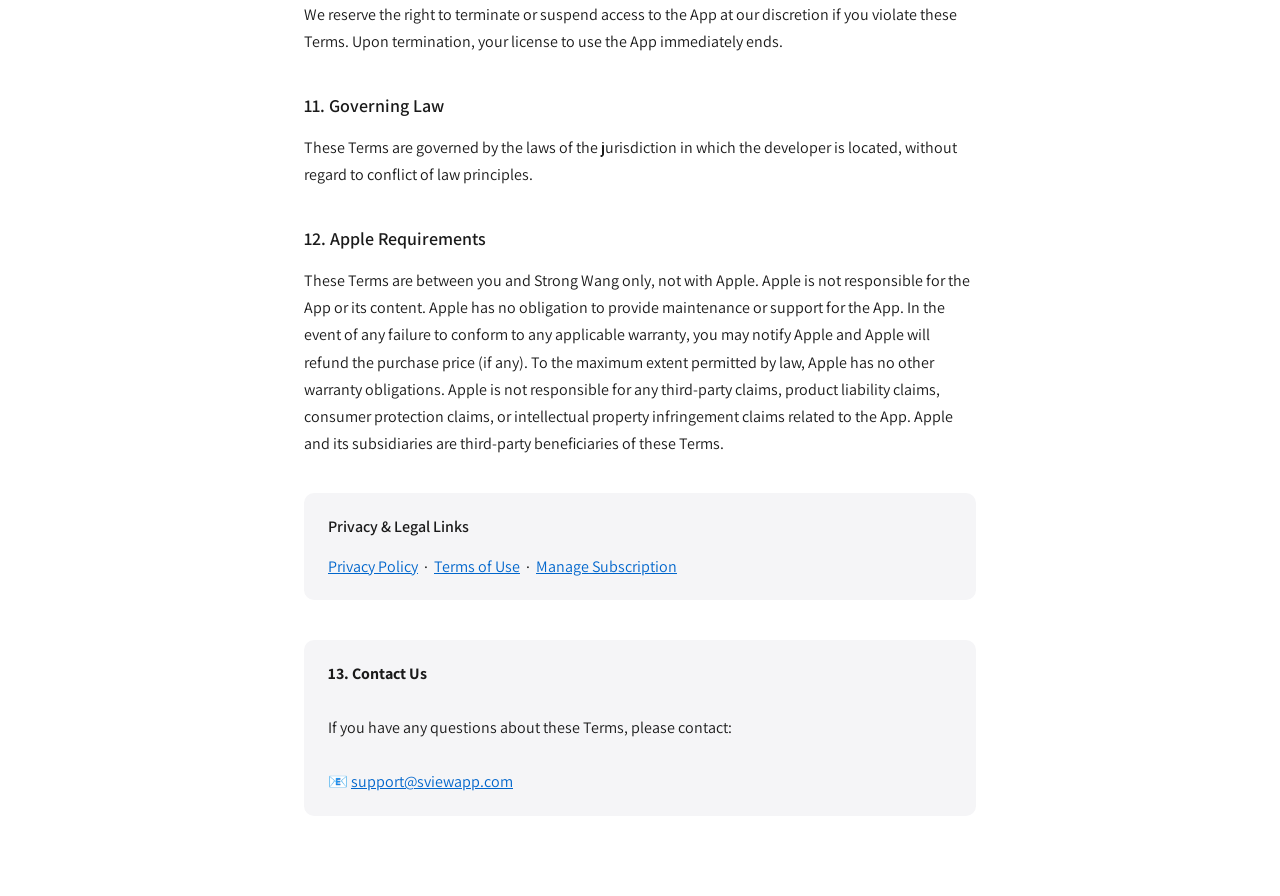
<file: terms.html>
<!DOCTYPE html>
<html lang="en">
<head>
  <meta charset="UTF-8">
  <meta name="viewport" content="width=device-width, initial-scale=1.0">
  <title>SView – Terms of Use</title>
  <link rel="preconnect" href="https://fonts.googleapis.com">
  <link rel="preconnect" href="https://fonts.gstatic.com" crossorigin>
  <link href="https://fonts.googleapis.com/css2?family=Assistant:wght@400;600;700&display=swap" rel="stylesheet">
  <meta name="color-scheme" content="light dark">
  <script>
    (function() {
      var t = null;
      try { t = localStorage.getItem('sview-theme'); } catch (e) {}
      if (t === 'light' || t === 'dark') document.documentElement.setAttribute('data-theme', t);
    })();
  </script>
  <style>
    :root { --bg: #fff; --text: #1a1a1a; --muted: #666; --muted2: #555; --link: #0066cc; --panel: #f5f5f7; --line: #e8e8ed; color-scheme: light; }
    @media (prefers-color-scheme: dark) {
      :root:not([data-theme="light"]) { --bg: #111110; --text: #ececea; --muted: #9a9a96; --muted2: #a8a8a4; --link: #6aa8ff; --panel: #1f1f1e; --line: #33332f; color-scheme: dark; }
    }
    :root[data-theme="dark"] { --bg: #111110; --text: #ececea; --muted: #9a9a96; --muted2: #a8a8a4; --link: #6aa8ff; --panel: #1f1f1e; --line: #33332f; color-scheme: dark; }
    * { box-sizing: border-box; margin: 0; padding: 0; }
    body {
      font-family: "Assistant", -apple-system, BlinkMacSystemFont, "Segoe UI", Roboto, "Helvetica Neue", Arial, "PingFang SC", "Hiragino Sans", "Microsoft YaHei", sans-serif;
      font-size: 16px;
      line-height: 1.7;
      color: var(--text);
      background: var(--bg);
      max-width: 720px;
      margin: 0 auto;
      padding: 48px 24px 80px;
    }
    h1 { font-size: 28px; font-weight: 700; margin-bottom: 8px; }
    .meta { color: var(--muted); font-size: 14px; margin-bottom: 40px; }
    h2 { font-size: 18px; font-weight: 600; margin: 36px 0 12px; }
    p { margin-bottom: 12px; }
    ul { padding-left: 20px; margin-bottom: 12px; }
    li { margin-bottom: 6px; }
    a { color: var(--link); }
    .highlight {
      background: var(--panel);
      border-radius: 10px;
      padding: 20px 24px;
      margin: 24px 0;
    }
    .highlight h3 {
      font-size: 16px;
      font-weight: 600;
      margin-bottom: 12px;
    }
    .plan-table {
      width: 100%;
      border-collapse: collapse;
      margin: 12px 0;
    }
    .plan-table th {
      text-align: left;
      font-weight: 600;
      padding: 8px 12px;
      background: var(--line);
      font-size: 14px;
    }
    .plan-table td {
      padding: 8px 12px;
      font-size: 15px;
      border-bottom: 1px solid var(--line);
    }
    .contact { background: var(--panel); border-radius: 10px; padding: 20px 24px; margin-top: 40px; }
  </style>
</head>
<body>

<p><a href="/">← SView</a></p>
<h1>Terms of Use</h1>
<p class="meta">Last updated: November 5, 2026 &nbsp;·&nbsp; Applies to: SView (iOS)</p>

<p>These Terms of Use ("Terms") govern your use of SView ("the App"), developed by Strong Wang ("we", "us", or "our"). By downloading or using the App, you agree to these Terms. If you do not agree, do not use the App.</p>

<h2>1. License</h2>
<p>We grant you a limited, non-exclusive, non-transferable, revocable license to use the App for personal, non-commercial purposes in accordance with these Terms and Apple's App Store Terms of Service.</p>

<h2>2. SView Pro – Subscription</h2>

<div class="highlight">
  <h3>Subscription Summary</h3>
  <table class="plan-table">
    <tr><th>Plan</th><th>Duration</th></tr>
    <tr><td><strong>SView Pro – Weekly</strong></td><td>1 week</td></tr>
    <tr><td><strong>SView Pro – Monthly</strong></td><td>1 month</td></tr>
    <tr><td><strong>SView Pro – Yearly</strong></td><td>1 year</td></tr>
  </table>
  <p>All plans include Scroll and Slide exports, Pro frame assets and fonts, Pro aspect ratios, and unlimited projects.</p>
  <p style="font-size:14px; color:var(--muted2); margin-top:8px; margin-bottom:0;">Prices and offer eligibility may vary by region and account. Your local currency price, billing period, and any introductory offer are shown in the app and by Apple before you confirm a purchase.</p>
</div>

<h2>2.1 Auto-Renewal Disclosure</h2>
<p>SView Pro is an <strong>auto-renewable subscription</strong>. Your subscription automatically renews at the end of each subscription period (weekly, monthly, or yearly) unless you cancel at least 24 hours before the current period ends.</p>
<p>Renewal charges are applied to your Apple ID within 24 hours before the current period ends. You will be charged the same price as your original subscription, unless the price has changed and you have been notified in advance.</p>

<h2>2.2 How to Cancel</h2>
<p>You may cancel your subscription at any time through your Apple ID subscription settings:</p>
<ul>
  <li>On iPhone/iPad: <strong>Settings → [Your Name] → Subscriptions → SView</strong></li>
  <li>Or visit: <a href="https://apps.apple.com/account/subscriptions" target="_blank" rel="noopener noreferrer">apps.apple.com/account/subscriptions</a></li>
</ul>
<p>Cancelling stops future renewals. You retain access to Pro features until the end of the current paid period. No partial refunds are provided for unused time.</p>

<h2>2.3 Restoring Purchases</h2>
<p>If you reinstall the App or switch devices, tap <strong>"Restore Purchases"</strong> in the subscription screen to recover an active subscription purchased with the same Apple ID.</p>

<h2>2.4 Free Tier</h2>
<p>SView offers a free tier that allows you to create 1 project. Video and animated-image import and editing, Carousel export mode, all image formats and sizes S (1080px), M (2160px), and L (3240px) are free. These sizes describe the target short edge of each output page or viewport; extreme aspect ratios and device video compatibility may reduce actual dimensions. Scroll and Slide exports require Pro, including projects made only from photos. Carousel mode remains free when it produces MP4 pages from videos or animated images. Exporting content that uses Pro frame assets, fonts, or aspect ratios still requires Pro. Animated-image input does not provide .gif file output.</p>

<h2>3. Payments &amp; Billing</h2>
<p>All payments are processed by Apple through the App Store. We do not collect or store any payment card information. Billing is charged to your Apple ID account at confirmation of purchase.</p>
<p>For billing inquiries, contact Apple Support directly at <a href="https://reportaproblem.apple.com" target="_blank" rel="noopener noreferrer">reportaproblem.apple.com</a>.</p>

<h2>4. User Content</h2>
<p>You retain all rights to photos, videos, audio, and other content you import into the App. The App processes your media locally on your device. We do not claim ownership of your content and do not upload your imported media to our servers. Sharing an export through another app or service is your choice and is subject to that destination's terms.</p>

<h2>5. Prohibited Use</h2>
<p>You agree not to:</p>
<ul>
  <li>Reverse engineer, decompile, or disassemble the App</li>
  <li>Attempt to bypass subscription verification or Pro feature restrictions</li>
  <li>Use the App for any unlawful purpose</li>
  <li>Redistribute or resell access to the App or its features</li>
</ul>

<h2>6. Intellectual Property</h2>
<p>The App, including its design, code, graphics, and trademarks, is owned by Strong Wang and protected by applicable intellectual property laws. These Terms do not grant you any rights to our trademarks or intellectual property beyond what is expressly stated.</p>

<h2>7. Disclaimer of Warranties</h2>
<p>The App is provided "as is" and "as available" without warranties of any kind. We do not guarantee that the App will be uninterrupted, error-free, or free of viruses or other harmful components. Your use of the App is at your own risk.</p>

<h2>8. Limitation of Liability</h2>
<p>To the maximum extent permitted by law, we shall not be liable for any indirect, incidental, special, or consequential damages arising from your use of the App, including but not limited to loss of data, loss of revenue, or loss of profits.</p>

<h2>9. Changes to the App or Terms</h2>
<p>We may update the App, its features, or these Terms at any time. Continued use of the App after changes constitutes your acceptance of the updated Terms. We will update the "Last updated" date at the top of this page when changes are made.</p>
<p>Subscription prices may change with reasonable notice. If prices change, you will have the option to cancel before the new price takes effect.</p>

<h2>10. Termination</h2>
<p>We reserve the right to terminate or suspend access to the App at our discretion if you violate these Terms. Upon termination, your license to use the App immediately ends.</p>

<h2>11. Governing Law</h2>
<p>These Terms are governed by the laws of the jurisdiction in which the developer is located, without regard to conflict of law principles.</p>

<h2>12. Apple Requirements</h2>
<p>These Terms are between you and Strong Wang only, not with Apple. Apple is not responsible for the App or its content. Apple has no obligation to provide maintenance or support for the App. In the event of any failure to conform to any applicable warranty, you may notify Apple and Apple will refund the purchase price (if any). To the maximum extent permitted by law, Apple has no other warranty obligations. Apple is not responsible for any third-party claims, product liability claims, consumer protection claims, or intellectual property infringement claims related to the App. Apple and its subsidiaries are third-party beneficiaries of these Terms.</p>

<div class="highlight" style="margin-top:36px;">
  <h3>Privacy &amp; Legal Links</h3>
  <p style="margin-bottom:0;">
    <a href="https://sviewapp.com/privacy.html">Privacy Policy</a>
    &nbsp;·&nbsp;
    <a href="https://sviewapp.com/terms.html">Terms of Use</a>
    &nbsp;·&nbsp;
    <a href="https://apps.apple.com/account/subscriptions" target="_blank" rel="noopener noreferrer">Manage Subscription</a>
  </p>
</div>

<div class="contact">
  <strong>13. Contact Us</strong><br><br>
  If you have any questions about these Terms, please contact:<br><br>
  📧 <a href="mailto:support@sviewapp.com">support@sviewapp.com</a>
</div>

</body>
</html>
</file>
<file: assets/site.css>
:root {
  --font-sans: "Assistant", -apple-system, BlinkMacSystemFont, "Segoe UI", Roboto,
               "Helvetica Neue", Arial, "PingFang SC", "Hiragino Sans", "Microsoft YaHei",
               "Noto Sans SC", "Noto Sans JP", "Noto Sans KR", "Malgun Gothic", sans-serif;
  --font-serif: "Cormorant Garamond", "Noto Serif", "Songti SC", Georgia, serif;
  --font-heading: var(--font-sans);
  --color-bg: #fafaf8;
  --color-surface: #ffffff;
  --color-text: #111111;
  --color-text-secondary: #666666;
  --color-text-muted: #6b6b6b;
  --color-border: #e8e8e8;
  --color-rule: #e0e0e0;
  --color-accent: #000000;
  --color-accent-hover: #333333;
  --color-on-accent: #ffffff;
  --color-nav-scrolled: rgba(250, 250, 248, 0.92);
  --color-nav-line: rgba(0,0,0,0.06);
  --color-hover: #f5f5f3;
  --color-outline-btn: #777777;
  --color-badge-bg: #f0efed;
  --color-badge-text: #555555;
  --color-badge-border: #e0dfdd;
  --color-note: #666666;
  --color-body-secondary: #555555;
  --color-focus: #245cc5;
  --color-shadow: rgba(0,0,0,0.08);
  --color-scroll-thumb: rgba(0,0,0,0.22);
  --logo-filter: none;
  --gallery-ring: transparent;
  --media-shadow: 0 1px 2px rgba(0,0,0,0.06), 0 14px 36px rgba(0,0,0,0.12);
  color-scheme: light;
}
@media (prefers-color-scheme: dark) {
  :root:not([data-theme="light"]) {
    --color-bg: #111110;
    --color-surface: #1c1c1b;
    --color-text: #f2f2ef;
    --color-text-secondary: #a8a8a4;
    --color-text-muted: #8f8f8b;
    --color-border: #33332f;
    --color-rule: #2b2b28;
    --color-accent: #f2f2ef;
    --color-accent-hover: #d6d6d2;
    --color-on-accent: #111110;
    --color-nav-scrolled: rgba(17, 17, 16, 0.88);
    --color-nav-line: rgba(255,255,255,0.08);
    --color-hover: #262624;
    --color-outline-btn: #6a6a66;
    --color-badge-bg: #232321;
    --color-badge-text: #bdbdb8;
    --color-badge-border: #33332f;
    --color-note: #8f8f8b;
    --color-body-secondary: #b0b0ab;
    --color-focus: #7aa7ff;
    --color-shadow: rgba(0,0,0,0.5);
    --color-scroll-thumb: rgba(255,255,255,0.28);
    --logo-filter: invert(1);
    --gallery-ring: rgba(255,255,255,0.08);
    --media-shadow: 0 14px 36px rgba(0,0,0,0.45);
    color-scheme: dark;
  }
}
:root[data-theme="dark"] {
  --color-bg: #111110;
  --color-surface: #1c1c1b;
  --color-text: #f2f2ef;
  --color-text-secondary: #a8a8a4;
  --color-text-muted: #8f8f8b;
  --color-border: #33332f;
  --color-rule: #2b2b28;
  --color-accent: #f2f2ef;
  --color-accent-hover: #d6d6d2;
  --color-on-accent: #111110;
  --color-nav-scrolled: rgba(17, 17, 16, 0.88);
  --color-nav-line: rgba(255,255,255,0.08);
  --color-hover: #262624;
  --color-outline-btn: #6a6a66;
  --color-badge-bg: #232321;
  --color-badge-text: #bdbdb8;
  --color-badge-border: #33332f;
  --color-note: #8f8f8b;
  --color-body-secondary: #b0b0ab;
  --color-focus: #7aa7ff;
  --color-shadow: rgba(0,0,0,0.5);
  --color-scroll-thumb: rgba(255,255,255,0.28);
  --logo-filter: invert(1);
  --gallery-ring: rgba(255,255,255,0.08);
  --media-shadow: 0 14px 36px rgba(0,0,0,0.45);
  color-scheme: dark;
}

* { box-sizing: border-box; margin: 0; padding: 0; }

body {
  font-family: var(--font-sans);
  font-size: 16px;
  line-height: 1.6;
  color: var(--color-text);
  background: var(--color-bg);
  transition: background-color 0.3s, color 0.3s;
  -webkit-font-smoothing: antialiased;
  -moz-osx-font-smoothing: grayscale;
}

/* ===== NAV ===== */
.nav {
  position: sticky;
  top: 0;
  z-index: 100;
  display: flex;
  align-items: center;
  justify-content: space-between;
  padding: 0 32px;
  height: 56px;
  transition: background 0.3s, border-color 0.3s;
  border-bottom: 1px solid transparent;
}
.nav.scrolled {
  background: var(--color-nav-scrolled);
  backdrop-filter: blur(12px);
  -webkit-backdrop-filter: blur(12px);
  border-bottom-color: var(--color-nav-line);
}
.nav-logo img { height: 18px; width: auto; display: block; filter: var(--logo-filter); }
.nav-right { display: flex; align-items: center; gap: 10px; }

.lang-selector { position: relative; }
.lang-btn {
  background: none; border: 1px solid var(--color-border); border-radius: 100px;
  padding: 7px 18px; line-height: 1.6; font-family: var(--font-sans); font-size: 13px; font-weight: 600;
  color: var(--color-text-secondary); cursor: pointer; letter-spacing: 0.03em;
  transition: border-color 0.2s, color 0.2s;
}
.lang-btn:hover { border-color: var(--color-text-secondary); color: var(--color-text); }
.lang-dropdown {
  display: none; position: absolute; top: calc(100% + 6px); right: 0;
  background: var(--color-surface); border: 1px solid var(--color-border);
  border-radius: 8px; padding: 4px 0; min-width: 120px;
  box-shadow: 0 4px 16px var(--color-shadow);
}
.lang-dropdown.open { display: block; }
.lang-option {
  display: block; width: 100%; padding: 8px 16px; background: none; border: none;
  font-family: var(--font-sans); font-size: 14px; color: var(--color-text-secondary);
  cursor: pointer; text-align: left; transition: background 0.15s;
}
.lang-option:hover { background: var(--color-hover); color: var(--color-text); }
.lang-option.active { color: var(--color-text); font-weight: 600; }

.nav-tools { display: flex; align-items: center; gap: 10px; }
.theme-btn {
  box-sizing: border-box; width: 36px; height: 36px; padding: 0;
  display: inline-flex; align-items: center; justify-content: center;
  background: none; border: 1px solid var(--color-border); border-radius: 100px;
  color: var(--color-text-secondary); cursor: pointer;
  transition: border-color 0.2s, color 0.2s;
}
.theme-btn:hover { border-color: var(--color-text-secondary); color: var(--color-text); }
.theme-btn svg { width: 16px; height: 16px; display: block; }
.theme-btn .icon-sun { display: none; }
:root[data-theme="dark"] .theme-btn .icon-sun { display: block; }
:root[data-theme="dark"] .theme-btn .icon-moon { display: none; }
@media (prefers-color-scheme: dark) {
  :root:not([data-theme="light"]) .theme-btn .icon-sun { display: block; }
  :root:not([data-theme="light"]) .theme-btn .icon-moon { display: none; }
}

.nav-download {
  display: inline-block; background: var(--color-accent); color: var(--color-on-accent);
  padding: 7px 18px; border-radius: 100px; font-size: 13px; font-weight: 600;
  text-decoration: none; transition: background 0.2s; letter-spacing: 0.01em;
}
.lang-btn, .nav-download { box-sizing: border-box; height: 36px; display: inline-flex; align-items: center; justify-content: center; }
.nav-download:hover { background: var(--color-accent-hover); }

.hero-cta {
  display: inline-block;
  background: var(--color-accent); color: var(--color-on-accent);
  padding: 14px 36px; border-radius: 100px; font-size: 16px; font-weight: 600;
  text-decoration: none; transition: background 0.2s, transform 0.2s;
}
.hero-cta:hover { background: var(--color-accent-hover); transform: translateY(-1px); }

a:focus-visible, button:focus-visible, summary:focus-visible { outline: 2px solid var(--color-focus); outline-offset: 4px; }

/* ===== FOOTER ===== */
footer {
  text-align: center; padding: 56px 24px 40px;
}
.footer-logo { margin-bottom: 20px; }
.footer-logo img { height: 14px; width: auto; opacity: 0.4; filter: var(--logo-filter); }
.footer-links { font-size: 14px; color: var(--color-text-muted); margin-bottom: 8px; }
.footer-links a { color: var(--color-text-muted); text-decoration: none; transition: color 0.2s; }
.footer-links a:hover { color: var(--color-text-secondary); }
.footer-links .sep { margin: 0 10px; }
.footer-email { margin-bottom: 16px; }
.footer-email a { font-size: 14px; color: var(--color-text-muted); text-decoration: none; transition: color 0.2s; }
.footer-email a:hover { color: var(--color-text-secondary); }
.footer-copy { font-size: 13px; color: var(--color-text-muted); opacity: 1; }

.nav-guides, .nav-sections a { color: var(--color-text-secondary); font-size: 14px; font-weight: 600; text-decoration: none; }
.nav-guides:hover, .nav-guides[aria-current="page"], .nav-sections a:hover { color: var(--color-text); text-decoration: underline; text-underline-offset: 4px; }

@media (max-width: 640px) {
      .nav { padding: 0 20px; height: 50px; }
      .nav-logo img { height: 15px; }
      .lang-btn, .nav-download { height: 32px; }
      .theme-btn { width: 32px; height: 32px; }
      .nav-right, .nav-tools { gap: 8px; }
      .nav-download { padding: 6px 14px; font-size: 12px; }
      .lang-btn { font-size: 12px; padding: 6px 14px; }

      .hero-cta { padding: 11px 28px; font-size: 14px; }
      footer { padding: 40px 20px 32px; }
}
@media (max-width: 390px) {
  .nav { padding-inline: 12px; }
  .nav-right, .nav-tools { gap: 6px; }
  .lang-btn, .nav-download { padding-inline: 9px; }
}
</file>
<file: guides/guides.css>
.guides-main {
  width: min(100% - 48px, 880px);
  margin: 0 auto;
  padding-block: clamp(32px, 6vw, 76px) 56px;
}
.page-title {
  font: 500 clamp(38px, 6vw, 52px)/1.12 var(--font-serif);
  letter-spacing: -.015em;
  text-wrap: balance;
}
.article-header { max-width: 660px; margin: 0 auto 42px; text-align: center; }
.guide-meta { color: var(--color-text-muted); font-size: 14px; font-weight: 600; }
.article-header .guide-meta { display: inline-block; margin-bottom: 14px; text-underline-offset: 3px; }
.lead { margin: 16px auto 0; max-width: 54ch; font-size: 18px; line-height: 1.5; color: var(--color-text-secondary); }
.guide-layout {
  display: grid;
  grid-template-columns: minmax(0, 1fr) minmax(180px, 240px);
  gap: 26px clamp(32px, 7vw, 84px);
  border-top: 1px solid var(--color-rule);
  padding-top: 32px;
}
.instructions h2, .guide-entry h2 { font-weight: 600; font-size: 24px; line-height: 1.25; }
.instructions ol { margin: 16px 0 0; padding-inline-start: 1.5em; font-size: 18px; }
.instructions li { padding-inline-start: 5px; }
.instructions li + li { margin-top: 14px; }
.instructions li::marker { color: var(--color-text-muted); font-weight: 600; }
.guide-video { display: flex; flex-direction: column; align-items: center; gap: 16px; }
.guide-video video, .entry-poster {
  display: block;
  border-radius: 16px;
  box-shadow: 0 0 0 1px var(--gallery-ring), var(--media-shadow);
}
.guide-video video { width: 100%; height: auto; aspect-ratio: 9 / 16; background: #111110; }
.article-download {
  display: inline-block; max-width: calc(100% - 12px); padding: 10px 12px;
  border: 1px solid var(--color-outline-btn); border-radius: 100px;
  background: transparent; color: var(--color-text);
  font-size: 14px; font-weight: 600; line-height: 22px; text-decoration: none; text-align: center;
}
.article-download:hover, .article-download:focus-visible { border-color: currentColor; }
.more-guides { margin-top: 44px; border-top: 1px solid var(--color-rule); padding-top: 24px; }
.more-guides h2 { font-size: 20px; }
.more-guides ul { list-style: none; }
.more-guides a { display: inline-block; padding-block: 8px; color: var(--color-text); text-underline-offset: 4px; }
.guide-list { list-style: none; margin-top: 32px; }
.guide-entry {
  display: grid;
  grid-template-columns: 146px minmax(0, 1fr);
  gap: clamp(20px, 5vw, 52px);
  align-items: center;
  color: var(--color-text);
  text-decoration: none;
  padding: 28px 0;
  border-block: 1px solid var(--color-rule);
}
.entry-poster { width: 100%; height: auto; }
.guide-entry h2 { margin: 6px 0 8px; }
.guide-entry:hover h2 { text-decoration: underline; text-underline-offset: 4px; }
.guide-entry p:last-child { max-width: 38ch; color: var(--color-text-secondary); }
.guide-entry[aria-expanded] {
  position: relative;
  padding-inline-end: 28px;
  scroll-margin-block-start: 80px;
}
.guide-entry[aria-expanded]::after {
  content: '';
  position: absolute;
  right: 4px;
  width: 9px;
  height: 9px;
  border: solid currentColor;
  border-width: 0 1.5px 1.5px 0;
  transform: rotate(45deg);
}
.guide-entry[aria-expanded="true"] { grid-template-columns: 1fr; border-bottom: 0; padding-bottom: 0; }
.guide-entry[aria-expanded="true"]::after { transform: rotate(225deg); }
.guide-entry[aria-expanded="true"] .entry-poster,
.guide-entry[aria-expanded="true"] p:last-child { display: none; }
.guide-panel { padding: 6px 0 24px; }
.guide-panel .lead {
  margin: 0 0 16px;
  padding-inline-start: 14px;
  border-inline-start: 2px solid var(--color-rule);
  font-family: Georgia, serif;
  font-style: italic;
}
.guide-panel .guide-layout {
  grid-template-columns: minmax(0, 1fr) clamp(180px, 26vw, 240px);
  gap: 20px clamp(24px, 4vw, 52px);
  align-items: start;
  border: 0;
  padding-top: 0;
}
@media (max-width: 640px) {
  .guides-main { width: calc(100% - 40px); padding-bottom: 32px; }
  .article-header { text-align: left; margin-bottom: 26px; }
  .lead { margin-inline: 0; font-size: 17px; }
  .guide-layout { display: flex; flex-direction: column; align-items: flex-start; gap: 24px; padding-top: 24px; }
  .guide-video { width: min(100%, 270px); align-self: center; }
  .guide-entry { grid-template-columns: minmax(78px, 27%) minmax(0, 1fr); }
  .instructions ol { font-size: 17px; }
}
@media (prefers-reduced-motion: reduce) {
  body, .hero-cta, .nav { transition: none; }
}
</file>
